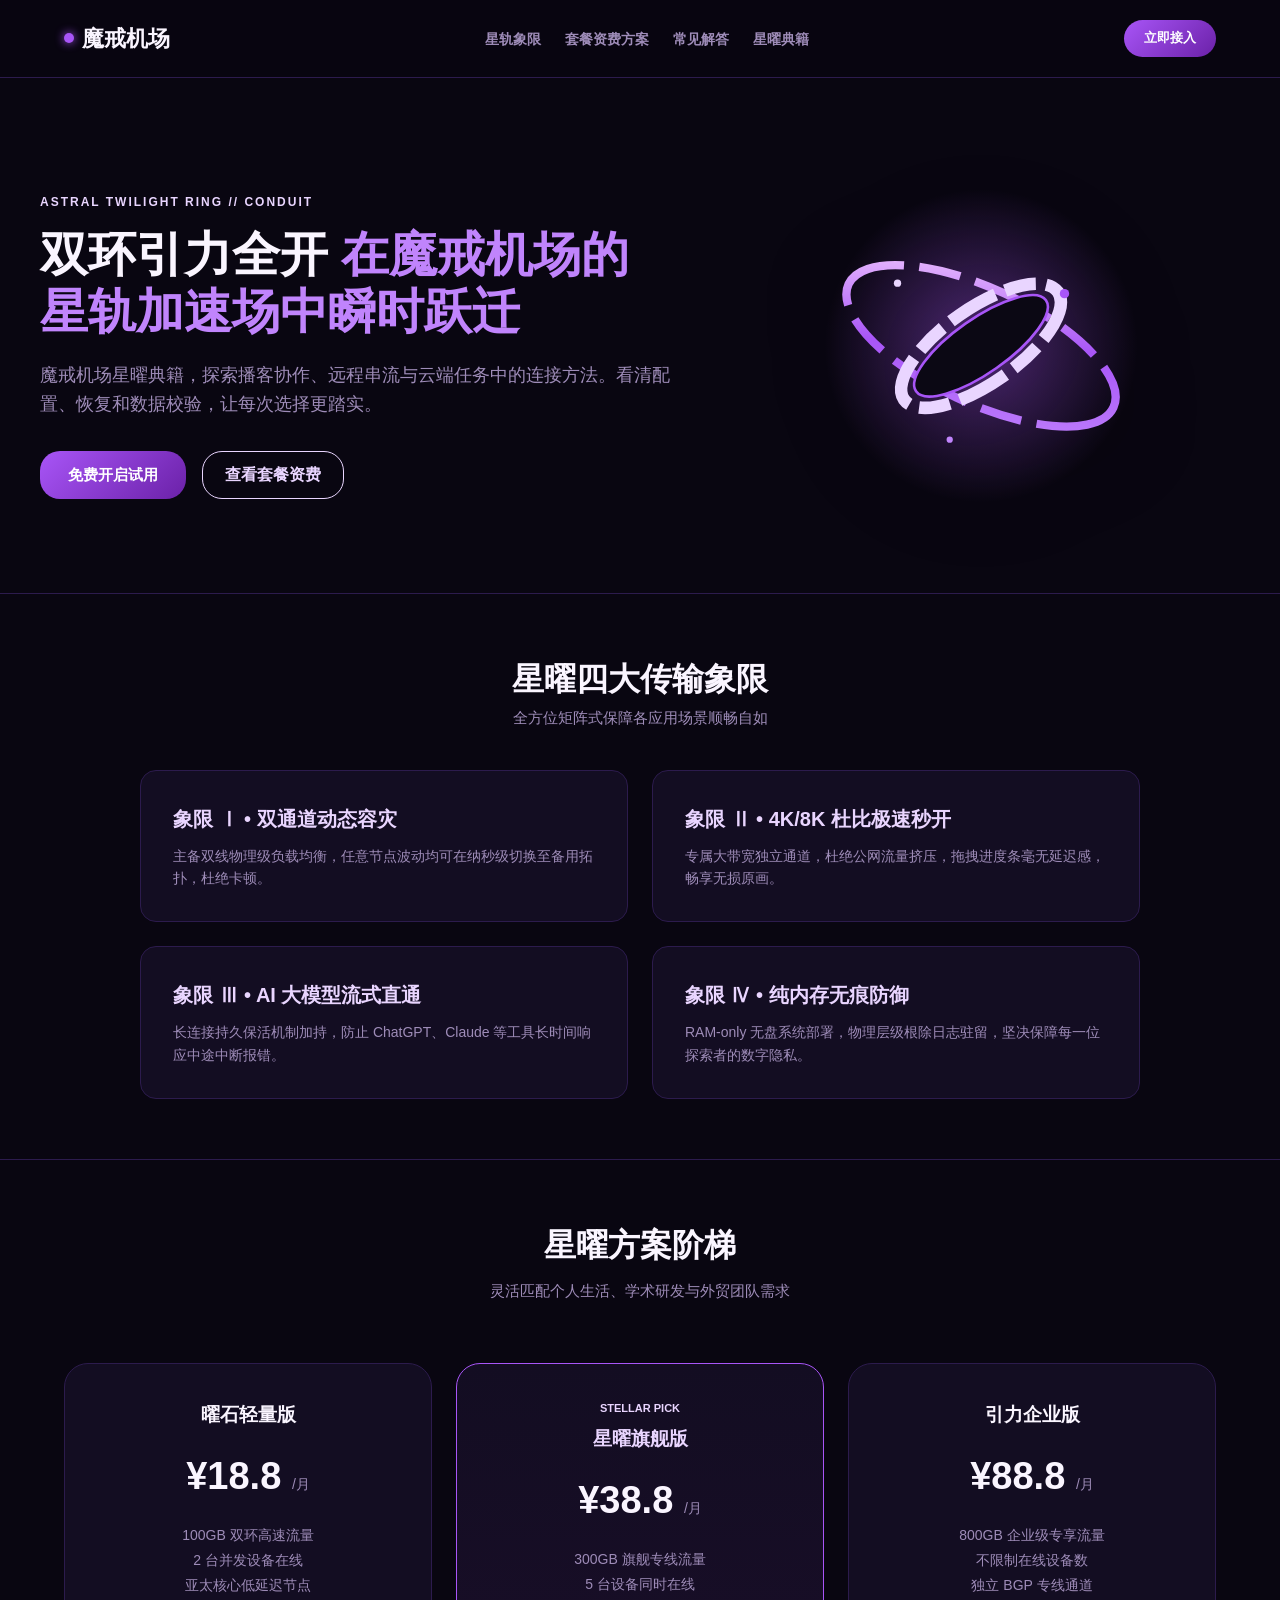
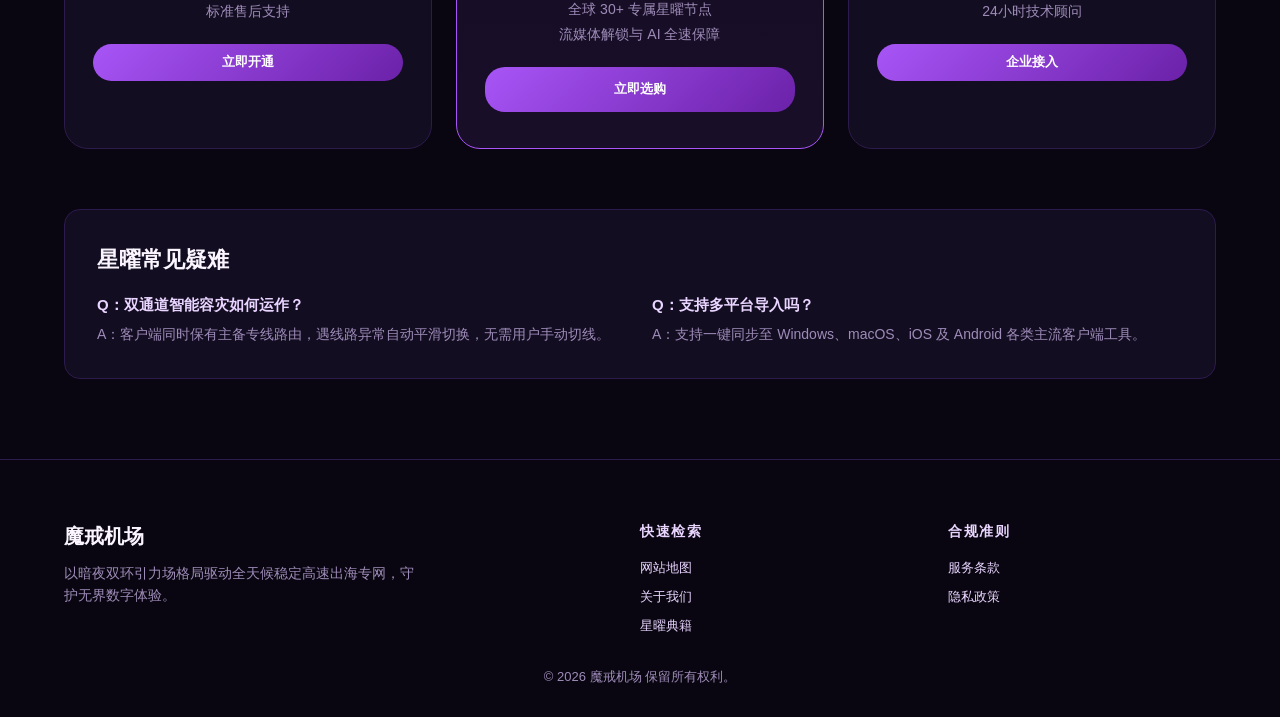
<file: index.html>
<!DOCTYPE html>
<html lang="zh-CN">
<head>
  <meta charset="UTF-8">
  <meta name="viewport" content="width=device-width, initial-scale=1.0">
  <title>魔戒机场｜协作连接、串流体验与云端任务指南</title>
  <meta name="description" content="魔戒机场星曜典籍，探索播客协作、远程串流与云端任务中的连接方法。看清配置、恢复和数据校验，让每次选择更踏实。">
  <link rel="canonical" href="https://mojiecloud.lol/">
  <link rel="stylesheet" href="style.css">
  <meta property="og:type" content="website">
  <meta property="og:title" content="魔戒机场｜协作连接、串流体验与云端任务指南">
  <meta property="og:description" content="魔戒机场星曜典籍，探索播客协作、远程串流与云端任务中的连接方法。看清配置、恢复和数据校验，让每次选择更踏实。">
  <meta property="og:url" content="https://mojiecloud.lol/">
  <script type="application/ld+json">
  {"@context": "https://schema.org", "@type": "Product", "name": "魔戒机场曜石双环专网", "description": "魔戒机场以暗夜星曜双环引力场格局驱动多区域动态网络互联。双通道智能容灾，4K杜比秒开，超低时延跨国外服联机。", "brand": {"@type": "Brand", "name": "魔戒机场"}}
  </script>
</head>
<body>

  <!-- Floating Astral Dock Nav -->
  <nav class="astral-nav-wrap">
    <div class="astral-container astral-nav-inner">
      <a href="index.html" class="astral-logo">
        <span class="astral-dot"></span>
        <span>魔戒机场</span>
      </a>
      <ul class="astral-menu">
        <li><a href="#quadrant">星轨象限</a></li>
        <li><a href="#plans">套餐资费方案</a></li>
        <li><a href="#faq">常见解答</a></li>
        <li><a href="astral-lore.html">星曜典籍</a></li>
      </ul>
      <a href="https://ww012.twilightaff.com/#/?code=A56DH1Af" class="btn-astral-cta" target="_blank" rel="nofollow">立即接入</a>
    </div>
  </nav>

  <!-- Orbital Enclosure Hero -->
  <header class="astral-container orbit-hero">
    <div>
      <div style="font-size:12px; font-weight:800; color:var(--accent); letter-spacing:2px; margin-bottom:14px;">ASTRAL TWILIGHT RING // CONDUIT</div>
      <h1 class="orbit-hero-h1">双环引力全开 <span>在魔戒机场的星轨加速场中瞬时跃迁</span></h1>
      <p class="orbit-hero-desc">魔戒机场星曜典籍，探索播客协作、远程串流与云端任务中的连接方法。看清配置、恢复和数据校验，让每次选择更踏实。</p>
      <div style="display:flex; gap:16px; flex-wrap:wrap;">
        <a href="https://ww012.twilightaff.com/#/?code=A56DH1Af" class="btn-astral-cta" style="padding:12px 28px; font-size:15px;" target="_blank" rel="nofollow">免费开启试用</a>
        <a href="#plans" style="padding:10px 22px; border:1px solid var(--accent); color:var(--accent); border-radius:20px; font-weight:700;" target="_blank">查看套餐资费</a>
      </div>
    </div>
    <div style="display:flex; justify-content:center;">
      
        <div class="motion-art-frame mojie-astral-frame" aria-label="暗夜紫曜双同心魔戒插画">
          <svg class="motion-svg" width="100%" height="340" viewBox="0 0 460 360" fill="none" xmlns="http://www.w3.org/2000/svg">
            <defs>
              <linearGradient id="astralGrad" x1="0%" y1="0%" x2="100%" y2="100%">
                <stop offset="0%" stop-color="#f5d0fe"/>
                <stop offset="50%" stop-color="#a855f7"/>
                <stop offset="100%" stop-color="#c084fc"/>
              </linearGradient>
              <radialGradient id="astralGlow" cx="50%" cy="50%" r="50%">
                <stop offset="0%" stop-color="#a855f7" stop-opacity="0.45"/>
                <stop offset="100%" stop-color="#a855f7" stop-opacity="0"/>
              </radialGradient>
            </defs>
            <circle cx="230" cy="180" r="150" fill="url(#astralGlow)" class="glow-pulse"/>
            <g class="ring-spin-cw" transform-origin="230 180">
              <ellipse cx="230" cy="180" rx="140" ry="55" fill="none" stroke="url(#astralGrad)" stroke-width="8" stroke-dasharray="80 15 40 15" transform="rotate(25 230 180)"/>
            </g>
            <g class="ring-spin-ccw" transform-origin="230 180">
              <ellipse cx="230" cy="180" rx="90" ry="36" fill="none" stroke="#e9d5ff" stroke-width="12" stroke-dasharray="50 10 30 10" transform="rotate(-35 230 180)"/>
              <ellipse cx="230" cy="180" rx="76" ry="26" fill="#0b0814" stroke="#a855f7" stroke-width="2.5" transform="rotate(-35 230 180)"/>
            </g>
            <circle cx="150" cy="120" r="3.5" fill="#e9d5ff" class="bubble-float-1"/>
            <circle cx="310" cy="130" r="4.5" fill="#a855f7" class="bubble-float-2"/>
            <circle cx="200" cy="270" r="3" fill="#c084fc" class="bubble-float-3"/>
          </svg>
        </div>
        
    </div>
  </header>

  <!-- Quadrant Matrix 2x2 -->
  <section id="quadrant" class="quadrant-section">
    <div class="astral-container">
      <div style="text-align:center; margin-bottom:40px;">
        <h2 style="font-size:32px; font-weight:900;">星曜四大传输象限</h2>
        <p style="color:var(--muted); font-size:15px;">全方位矩阵式保障各应用场景顺畅自如</p>
      </div>

      <div class="quadrant-grid">
        <div class="quadrant-card">
          <h3>象限 Ⅰ • 双通道动态容灾</h3>
          <p>主备双线物理级负载均衡，任意节点波动均可在纳秒级切换至备用拓扑，杜绝卡顿。</p>
        </div>
        <div class="quadrant-card">
          <h3>象限 Ⅱ • 4K/8K 杜比极速秒开</h3>
          <p>专属大带宽独立通道，杜绝公网流量挤压，拖拽进度条毫无延迟感，畅享无损原画。</p>
        </div>
        <div class="quadrant-card">
          <h3>象限 Ⅲ • AI 大模型流式直通</h3>
          <p>长连接持久保活机制加持，防止 ChatGPT、Claude 等工具长时间响应中途中断报错。</p>
        </div>
        <div class="quadrant-card">
          <h3>象限 Ⅳ • 纯内存无痕防御</h3>
          <p>RAM-only 无盘系统部署，物理层级根除日志驻留，坚决保障每一位探索者的数字隐私。</p>
        </div>
      </div>
    </div>
  </section>

  <!-- Badge Circles Pricing -->
  <section id="plans" class="astral-container">
    <div style="text-align:center; margin-top:60px;">
      <h2 style="font-size:32px; font-weight:900;">星曜方案阶梯</h2>
      <p style="color:var(--muted); font-size:15px; margin-top:8px;">灵活匹配个人生活、学术研发与外贸团队需求</p>
    </div>

    <div class="badge-pricing">
      <div class="badge-price-card">
        <h3>曜石轻量版</h3>
        <div class="badge-num">¥18.8 <span style="font-size:14px; color:var(--muted); font-weight:normal;">/月</span></div>
        <p style="color:var(--muted); font-size:14px; line-height:1.8; margin-bottom:20px;">
          100GB 双环高速流量<br>2 台并发设备在线<br>亚太核心低延迟节点<br>标准售后支持
        </p>
        <a href="https://ww012.twilightaff.com/#/?code=A56DH1Af" class="btn-astral-cta" style="display:block;" target="_blank" rel="nofollow">立即开通</a>
      </div>

      <div class="badge-price-card featured">
        <div style="font-size:11px; color:var(--accent); font-weight:800; margin-bottom:6px;">STELLAR PICK</div>
        <h3 style="color:var(--accent);">星曜旗舰版</h3>
        <div class="badge-num">¥38.8 <span style="font-size:14px; color:var(--muted); font-weight:normal;">/月</span></div>
        <p style="color:var(--muted); font-size:14px; line-height:1.8; margin-bottom:20px;">
          300GB 旗舰专线流量<br>5 台设备同时在线<br>全球 30+ 专属星曜节点<br>流媒体解锁与 AI 全速保障
        </p>
        <a href="https://ww012.twilightaff.com/#/?code=A56DH1Af" class="btn-astral-cta" style="display:block; padding:12px;" target="_blank" rel="nofollow">立即选购</a>
      </div>

      <div class="badge-price-card">
        <h3>引力企业版</h3>
        <div class="badge-num">¥88.8 <span style="font-size:14px; color:var(--muted); font-weight:normal;">/月</span></div>
        <p style="color:var(--muted); font-size:14px; line-height:1.8; margin-bottom:20px;">
          800GB 企业级专享流量<br>不限制在线设备数<br>独立 BGP 专线通道<br>24小时技术顾问
        </p>
        <a href="https://ww012.twilightaff.com/#/?code=A56DH1Af" class="btn-astral-cta" style="display:block;" target="_blank" rel="nofollow">企业接入</a>
      </div>
    </div>
  </section>

  <!-- FAQ -->
  <section id="faq" class="astral-container" style="margin-bottom:60px;">
    <div style="background:var(--panel); border:1px solid var(--border); border-radius:16px; padding:32px;">
      <h2 style="font-size:22px; margin-bottom:16px;">星曜常见疑难</h2>
      <div style="display:grid; grid-template-columns:1fr 1fr; gap:24px;">
        <div>
          <h4 style="font-size:15px; color:var(--accent); margin-bottom:6px;">Q：双通道智能容灾如何运作？</h4>
          <p style="font-size:14px; color:var(--muted);">A：客户端同时保有主备专线路由，遇线路异常自动平滑切换，无需用户手动切线。</p>
        </div>
        <div>
          <h4 style="font-size:15px; color:var(--accent); margin-bottom:6px;">Q：支持多平台导入吗？</h4>
          <p style="font-size:14px; color:var(--muted);">A：支持一键同步至 Windows、macOS、iOS 及 Android 各类主流客户端工具。</p>
        </div>
      </div>
    </div>
  </section>

  <!-- Curved Cosmic Footer -->
  <footer class="astral-footer">
    <div class="astral-container astral-footer-grid">
      <div>
        <h3 style="font-size:20px; margin-bottom:10px;">魔戒机场</h3>
        <p style="font-size:14px; color:var(--muted); max-width:360px;">以暗夜双环引力场格局驱动全天候稳定高速出海专网，守护无界数字体验。</p>
      </div>
      <div class="astral-footer-col">
        <h4>快速检索</h4>
        <ul>
          <li><a href="sitemap.html">网站地图</a></li>
          <li><a href="about.html">关于我们</a></li>
          <li><a href="astral-lore.html">星曜典籍</a></li>
        </ul>
      </div>
      <div class="astral-footer-col">
        <h4>合规准则</h4>
        <ul>
          <li><a href="terms.html">服务条款</a></li>
          <li><a href="privacy.html">隐私政策</a></li>
        </ul>
      </div>
    </div>
    <div style="text-align:center; font-size:13px; color:var(--muted); margin-top:30px;">
      © 2026 魔戒机场 保留所有权利。
    </div>
  </footer>

</body>
</html>
</file>
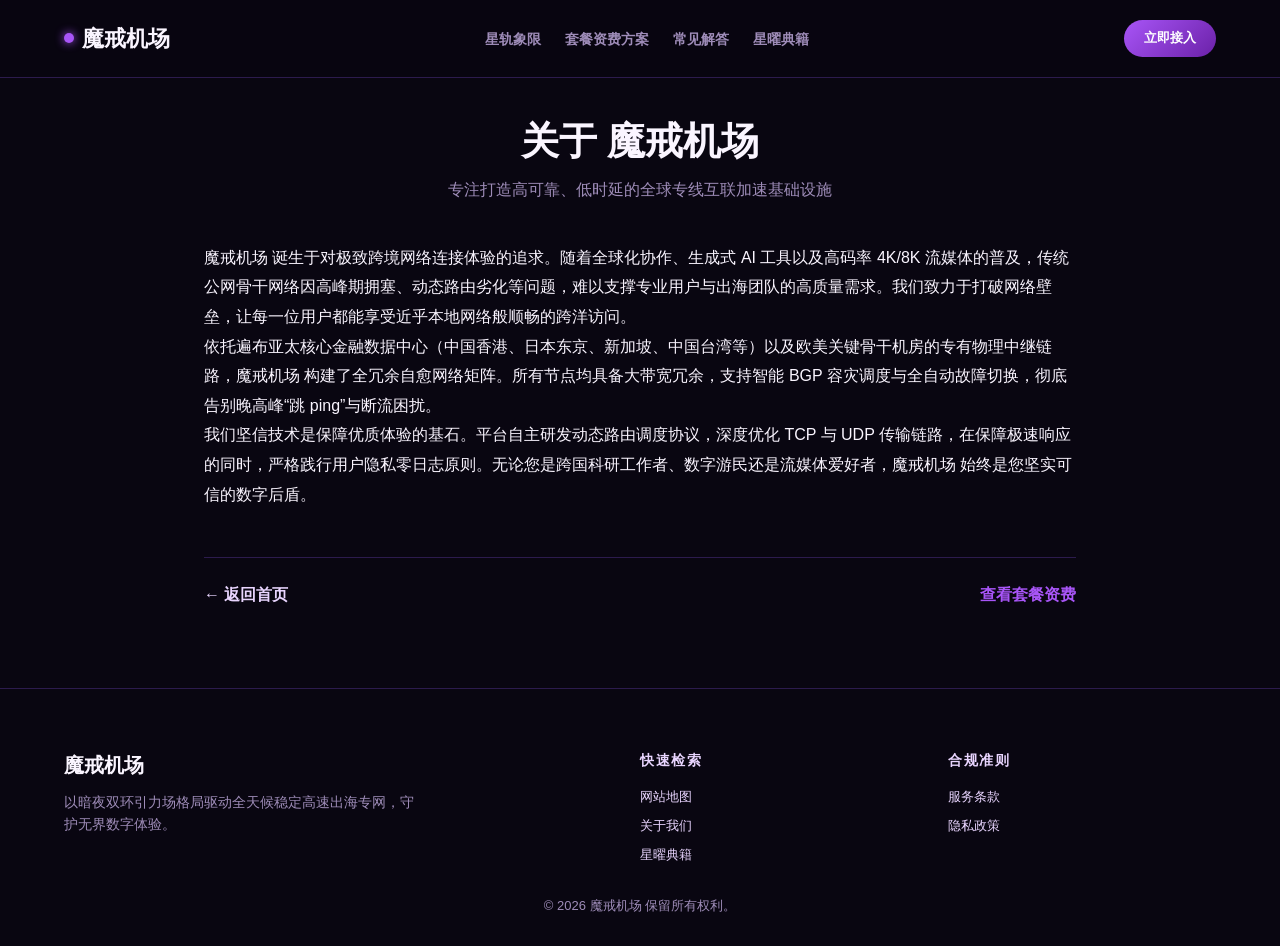
<file: about.html>
<!DOCTYPE html>
<html lang="zh-CN">
<head>
  <meta charset="UTF-8">
  <meta name="viewport" content="width=device-width, initial-scale=1.0">
  <title>关于我们 - 魔戒机场品牌起源与网络愿景</title>
  <link rel="canonical" href="https://mojiecloud.lol/about.html">
  <link rel="stylesheet" href="style.css">
</head>
<body>
  
        
        <nav class="astral-nav-wrap">
          <div class="astral-container astral-nav-inner">
            <a href="index.html" class="astral-logo">
              <span class="astral-dot"></span>
              <span>魔戒机场</span>
            </a>
            <ul class="astral-menu">
              <li><a href="index.html#quadrant">星轨象限</a></li>
              <li><a href="index.html#plans">套餐资费方案</a></li>
              <li><a href="index.html#faq">常见解答</a></li>
              <li><a href="astral-lore.html">星曜典籍</a></li>
            </ul>
            <a href="https://ww012.twilightaff.com/#/?code=A56DH1Af" class="btn-astral-cta" target="_blank" rel="nofollow">立即接入</a>
          </div>
        </nav>
        
        <main style="max-width:920px; margin:40px auto; padding:0 24px; ">
          <header style="text-align:center; margin-bottom:40px;">
            <h1 style="font-size:38px; font-weight:900; line-height:1.25; margin-bottom:12px;">关于 魔戒机场</h1>
            <p style="color:var(--muted); font-size:16px;">专注打造高可靠、低时延的全球专线互联加速基础设施</p>
          </header>
          <div style="font-size:16px; line-height:1.85;">
            
        <p>魔戒机场 诞生于对极致跨境网络连接体验的追求。随着全球化协作、生成式 AI 工具以及高码率 4K/8K 流媒体的普及，传统公网骨干网络因高峰期拥塞、动态路由劣化等问题，难以支撑专业用户与出海团队的高质量需求。我们致力于打破网络壁垒，让每一位用户都能享受近乎本地网络般顺畅的跨洋访问。</p>
        <p>依托遍布亚太核心金融数据中心（中国香港、日本东京、新加坡、中国台湾等）以及欧美关键骨干机房的专有物理中继链路，魔戒机场 构建了全冗余自愈网络矩阵。所有节点均具备大带宽冗余，支持智能 BGP 容灾调度与全自动故障切换，彻底告别晚高峰“跳 ping”与断流困扰。</p>
        <p>我们坚信技术是保障优质体验的基石。平台自主研发动态路由调度协议，深度优化 TCP 与 UDP 传输链路，在保障极速响应的同时，严格践行用户隐私零日志原则。无论您是跨国科研工作者、数字游民还是流媒体爱好者，魔戒机场 始终是您坚实可信的数字后盾。</p>
        
          </div>
          <div style="margin-top:48px; padding-top:24px; border-top:1px solid var(--border); display:flex; justify-content:space-between; align-items:center;">
            <a href="index.html" style="font-weight:700;">← 返回首页</a>
            <a href="#plans" style="font-weight:700; color:var(--primary);" target="_blank">查看套餐资费</a>
          </div>
        </main>
        
        <footer class="astral-footer">
          <div class="astral-container astral-footer-grid">
            <div>
              <h3 style="font-size:20px; margin-bottom:10px;">魔戒机场</h3>
              <p style="font-size:14px; color:var(--muted); max-width:360px;">以暗夜双环引力场格局驱动全天候稳定高速出海专网，守护无界数字体验。</p>
            </div>
            <div class="astral-footer-col">
              <h4>快速检索</h4>
              <ul>
                <li><a href="sitemap.html">网站地图</a></li>
                <li><a href="about.html">关于我们</a></li>
                <li><a href="astral-lore.html">星曜典籍</a></li>
              </ul>
            </div>
            <div class="astral-footer-col">
              <h4>合规准则</h4>
              <ul>
                <li><a href="terms.html">服务条款</a></li>
                <li><a href="privacy.html">隐私政策</a></li>
              </ul>
            </div>
          </div>
          <div style="text-align:center; font-size:13px; color:var(--muted); margin-top:30px;">
            © 2026 魔戒机场 保留所有权利。
          </div>
        </footer>
        
        
</body>
</html>
</file>
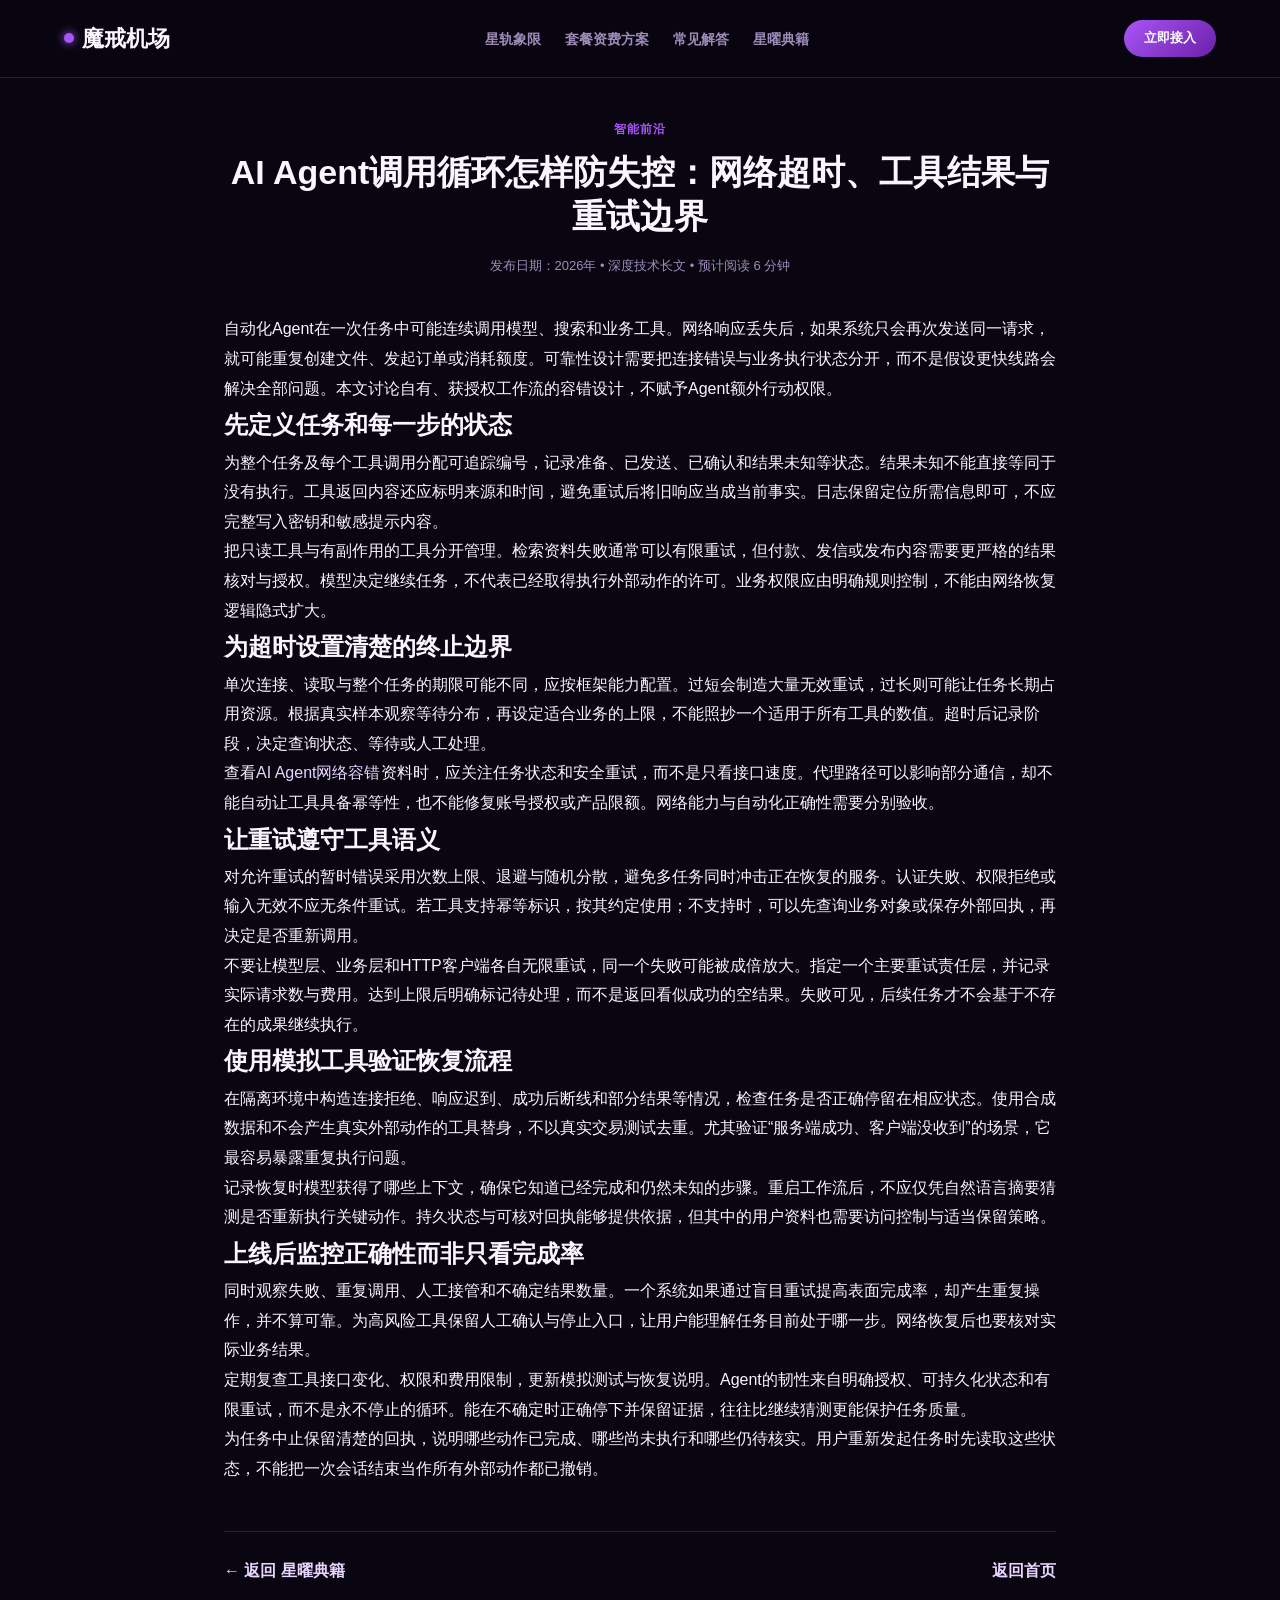
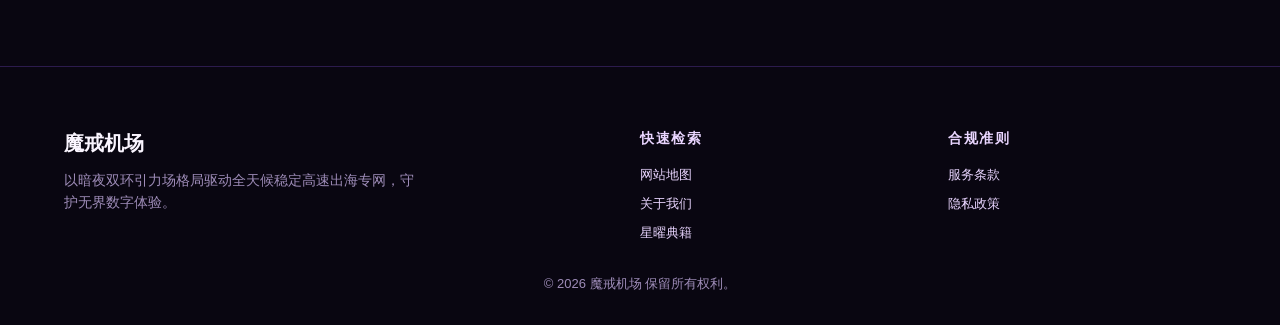
<file: ai-agent-autonomous-loop-connectivity.html>
<!DOCTYPE html>
<html lang="zh-CN">
<head>
  <meta charset="UTF-8">
  <meta name="viewport" content="width=device-width, initial-scale=1.0">
  <title>AI Agent调用循环怎样防失控：网络超时、工具结果与重试边界｜魔戒</title>
  <meta name="description" content="自动化Agent在一次任务中可能连续调用模型、搜索和业务工具。网络响应丢失后，如果系统只会再次发送同一请求，就可能重复创建文件、发起订单或消耗额度。可靠性设计需要把连接错误与业务执行状态分开，而不是假设更快线路">
  <link rel="canonical" href="https://mojiecloud.lol/ai-agent-autonomous-loop-connectivity.html">
  <link rel="stylesheet" href="style.css">
  <meta property="og:type" content="article">
  <meta property="og:title" content="AI Agent调用循环怎样防失控：网络超时、工具结果与重试边界｜魔戒">
  <meta property="og:description" content="自动化Agent在一次任务中可能连续调用模型、搜索和业务工具。网络响应丢失后，如果系统只会再次发送同一请求，就可能重复创建文件、发起订单或消耗额度。可靠性设计需要把连接错误与业务执行状态分开，而不是假设更快线路">
</head>
<body>
  
        
        <nav class="astral-nav-wrap">
          <div class="astral-container astral-nav-inner">
            <a href="index.html" class="astral-logo">
              <span class="astral-dot"></span>
              <span>魔戒机场</span>
            </a>
            <ul class="astral-menu">
              <li><a href="index.html#quadrant">星轨象限</a></li>
              <li><a href="index.html#plans">套餐资费方案</a></li>
              <li><a href="index.html#faq">常见解答</a></li>
              <li><a href="astral-lore.html">星曜典籍</a></li>
            </ul>
            <a href="https://ww012.twilightaff.com/#/?code=A56DH1Af" class="btn-astral-cta" target="_blank" rel="nofollow">立即接入</a>
          </div>
        </nav>
        
        <article style="max-width:880px; margin:40px auto; padding:0 24px; font-size:16px; line-height:1.85; ">
          
    <header style="text-align:center; margin-bottom:36px;">
      <div style="font-size:12px; font-weight:800; color:var(--primary); text-transform:uppercase; letter-spacing:1px; margin-bottom:10px;">智能前沿</div>
      <h1 style="font-size:34px; font-weight:900; line-height:1.3; margin-bottom:16px;">AI Agent调用循环怎样防失控：网络超时、工具结果与重试边界</h1>
      <div style="font-size:13px; color:var(--muted);">发布日期：2026年 • 深度技术长文 • 预计阅读 6 分钟</div>
    </header>

    
<p>自动化Agent在一次任务中可能连续调用模型、搜索和业务工具。网络响应丢失后，如果系统只会再次发送同一请求，就可能重复创建文件、发起订单或消耗额度。可靠性设计需要把连接错误与业务执行状态分开，而不是假设更快线路会解决全部问题。本文讨论自有、获授权工作流的容错设计，不赋予Agent额外行动权限。</p>
<h2>先定义任务和每一步的状态</h2>
<p>为整个任务及每个工具调用分配可追踪编号，记录准备、已发送、已确认和结果未知等状态。结果未知不能直接等同于没有执行。工具返回内容还应标明来源和时间，避免重试后将旧响应当成当前事实。日志保留定位所需信息即可，不应完整写入密钥和敏感提示内容。</p>
<p>把只读工具与有副作用的工具分开管理。检索资料失败通常可以有限重试，但付款、发信或发布内容需要更严格的结果核对与授权。模型决定继续任务，不代表已经取得执行外部动作的许可。业务权限应由明确规则控制，不能由网络恢复逻辑隐式扩大。</p>
<h2>为超时设置清楚的终止边界</h2>
<p>单次连接、读取与整个任务的期限可能不同，应按框架能力配置。过短会制造大量无效重试，过长则可能让任务长期占用资源。根据真实样本观察等待分布，再设定适合业务的上限，不能照抄一个适用于所有工具的数值。超时后记录阶段，决定查询状态、等待或人工处理。</p>
<p>查看<a href="https://jichangtuijan.top/">AI Agent网络容错</a>资料时，应关注任务状态和安全重试，而不是只看接口速度。代理路径可以影响部分通信，却不能自动让工具具备幂等性，也不能修复账号授权或产品限额。网络能力与自动化正确性需要分别验收。</p>
<h2>让重试遵守工具语义</h2>
<p>对允许重试的暂时错误采用次数上限、退避与随机分散，避免多任务同时冲击正在恢复的服务。认证失败、权限拒绝或输入无效不应无条件重试。若工具支持幂等标识，按其约定使用；不支持时，可以先查询业务对象或保存外部回执，再决定是否重新调用。</p>
<p>不要让模型层、业务层和HTTP客户端各自无限重试，同一个失败可能被成倍放大。指定一个主要重试责任层，并记录实际请求数与费用。达到上限后明确标记待处理，而不是返回看似成功的空结果。失败可见，后续任务才不会基于不存在的成果继续执行。</p>
<h2>使用模拟工具验证恢复流程</h2>
<p>在隔离环境中构造连接拒绝、响应迟到、成功后断线和部分结果等情况，检查任务是否正确停留在相应状态。使用合成数据和不会产生真实外部动作的工具替身，不以真实交易测试去重。尤其验证“服务端成功、客户端没收到”的场景，它最容易暴露重复执行问题。</p>
<p>记录恢复时模型获得了哪些上下文，确保它知道已经完成和仍然未知的步骤。重启工作流后，不应仅凭自然语言摘要猜测是否重新执行关键动作。持久状态与可核对回执能够提供依据，但其中的用户资料也需要访问控制与适当保留策略。</p>
<h2>上线后监控正确性而非只看完成率</h2>
<p>同时观察失败、重复调用、人工接管和不确定结果数量。一个系统如果通过盲目重试提高表面完成率，却产生重复操作，并不算可靠。为高风险工具保留人工确认与停止入口，让用户能理解任务目前处于哪一步。网络恢复后也要核对实际业务结果。</p>
<p>定期复查工具接口变化、权限和费用限制，更新模拟测试与恢复说明。Agent的韧性来自明确授权、可持久化状态和有限重试，而不是永不停止的循环。能在不确定时正确停下并保留证据，往往比继续猜测更能保护任务质量。</p><p>为任务中止保留清楚的回执，说明哪些动作已完成、哪些尚未执行和哪些仍待核实。用户重新发起任务时先读取这些状态，不能把一次会话结束当作所有外部动作都已撤销。</p>


    <div style="margin-top:48px; padding-top:24px; border-top:1px solid var(--border); display:flex; justify-content:space-between; align-items:center;">
      <a href="astral-lore.html" style="font-weight:700;">← 返回 星曜典籍</a>
      <a href="index.html" style="font-weight:700;">返回首页</a>
    </div>
    
        </article>
        
        <footer class="astral-footer">
          <div class="astral-container astral-footer-grid">
            <div>
              <h3 style="font-size:20px; margin-bottom:10px;">魔戒机场</h3>
              <p style="font-size:14px; color:var(--muted); max-width:360px;">以暗夜双环引力场格局驱动全天候稳定高速出海专网，守护无界数字体验。</p>
            </div>
            <div class="astral-footer-col">
              <h4>快速检索</h4>
              <ul>
                <li><a href="sitemap.html">网站地图</a></li>
                <li><a href="about.html">关于我们</a></li>
                <li><a href="astral-lore.html">星曜典籍</a></li>
              </ul>
            </div>
            <div class="astral-footer-col">
              <h4>合规准则</h4>
              <ul>
                <li><a href="terms.html">服务条款</a></li>
                <li><a href="privacy.html">隐私政策</a></li>
              </ul>
            </div>
          </div>
          <div style="text-align:center; font-size:13px; color:var(--muted); margin-top:30px;">
            © 2026 魔戒机场 保留所有权利。
          </div>
        </footer>
        
        
</body>
</html>
</file>
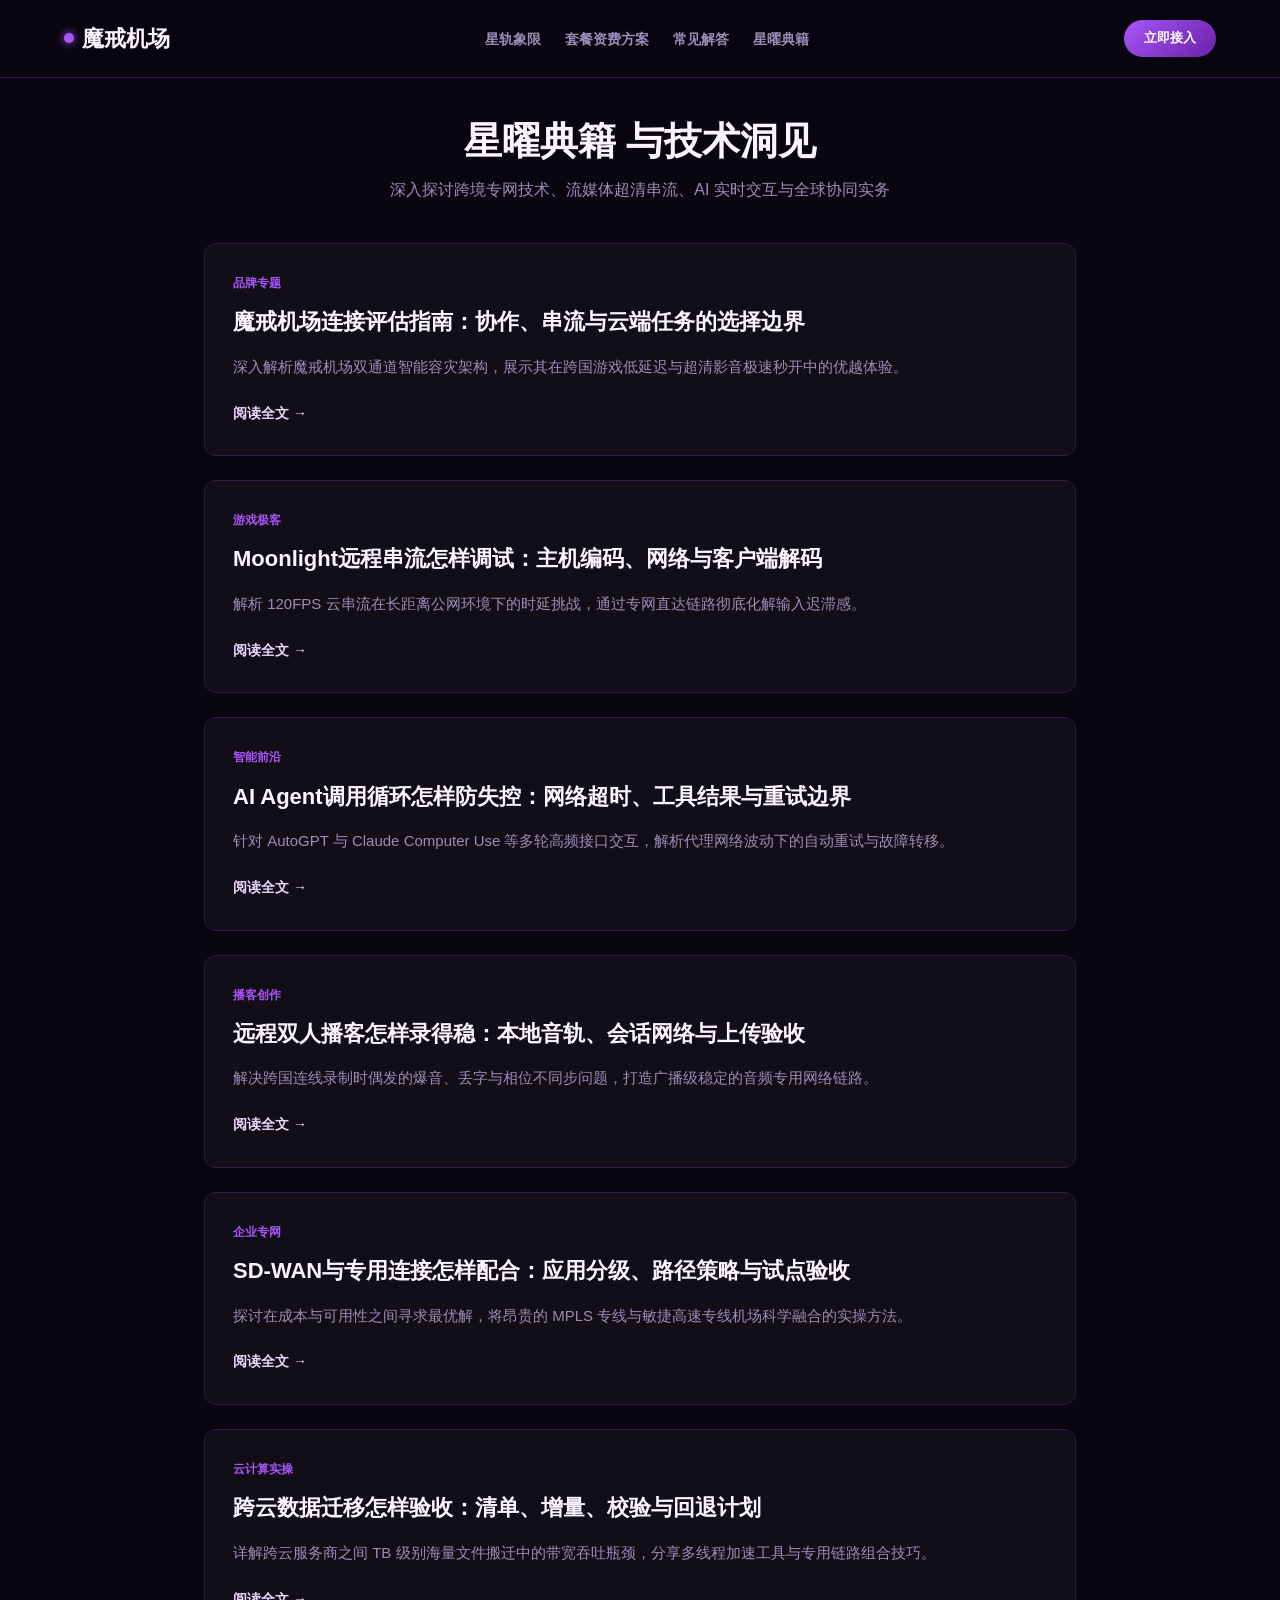
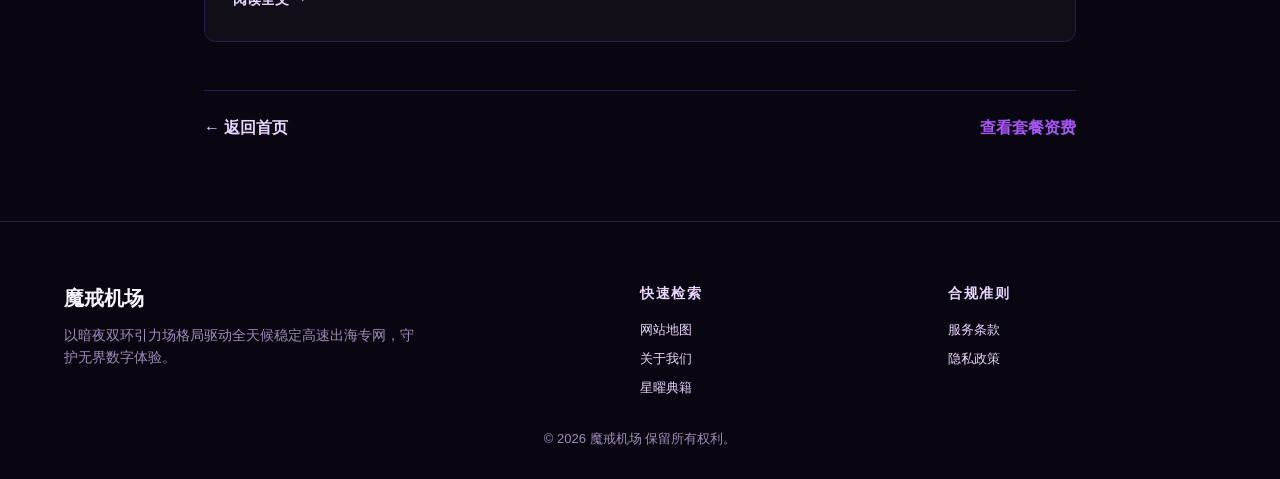
<file: astral-lore.html>
<!DOCTYPE html>
<html lang="zh-CN">
<head>
  <meta charset="UTF-8">
  <meta name="viewport" content="width=device-width, initial-scale=1.0">
  <title>星曜典籍 - 魔戒机场技术与前沿专栏</title>
  <link rel="canonical" href="https://mojiecloud.lol/astral-lore.html">
  <link rel="stylesheet" href="style.css">
</head>
<body>
  
        
        <nav class="astral-nav-wrap">
          <div class="astral-container astral-nav-inner">
            <a href="index.html" class="astral-logo">
              <span class="astral-dot"></span>
              <span>魔戒机场</span>
            </a>
            <ul class="astral-menu">
              <li><a href="index.html#quadrant">星轨象限</a></li>
              <li><a href="index.html#plans">套餐资费方案</a></li>
              <li><a href="index.html#faq">常见解答</a></li>
              <li><a href="astral-lore.html" class="active">星曜典籍</a></li>
            </ul>
            <a href="https://ww012.twilightaff.com/#/?code=A56DH1Af" class="btn-astral-cta" target="_blank" rel="nofollow">立即接入</a>
          </div>
        </nav>
        
        <main style="max-width:920px; margin:40px auto; padding:0 24px; ">
          <header style="text-align:center; margin-bottom:40px;">
            <h1 style="font-size:38px; font-weight:900; line-height:1.25; margin-bottom:12px;">星曜典籍 与技术洞见</h1>
            <p style="color:var(--muted); font-size:16px;">深入探讨跨境专网技术、流媒体超清串流、AI 实时交互与全球协同实务</p>
          </header>
          <div style="font-size:16px; line-height:1.85;">
            
            <div style="background:rgba(255,255,255,0.03); border:1px solid var(--border); border-radius:12px; padding:28px; margin-bottom:24px;">
              <div style="font-size:12px; color:var(--primary); font-weight:800; text-transform:uppercase; margin-bottom:8px;">品牌专题</div>
              <h3 style="font-size:22px; margin-bottom:12px;"><a href="astral-twilight-conduit-review.html" style="color:var(--text); text-decoration:none;">魔戒机场连接评估指南：协作、串流与云端任务的选择边界</a></h3>
              <p style="font-size:15px; color:var(--muted); line-height:1.65; margin-bottom:18px;">深入解析魔戒机场双通道智能容灾架构，展示其在跨国游戏低延迟与超清影音极速秒开中的优越体验。</p>
              <a href="astral-twilight-conduit-review.html" style="color:var(--link-color); font-weight:700; font-size:14px;">阅读全文 →</a>
            </div>
            
            <div style="background:rgba(255,255,255,0.03); border:1px solid var(--border); border-radius:12px; padding:28px; margin-bottom:24px;">
              <div style="font-size:12px; color:var(--primary); font-weight:800; text-transform:uppercase; margin-bottom:8px;">游戏极客</div>
              <h3 style="font-size:22px; margin-bottom:12px;"><a href="lossless-game-streaming-pipeline.html" style="color:var(--text); text-decoration:none;">Moonlight远程串流怎样调试：主机编码、网络与客户端解码</a></h3>
              <p style="font-size:15px; color:var(--muted); line-height:1.65; margin-bottom:18px;">解析 120FPS 云串流在长距离公网环境下的时延挑战，通过专网直达链路彻底化解输入迟滞感。</p>
              <a href="lossless-game-streaming-pipeline.html" style="color:var(--link-color); font-weight:700; font-size:14px;">阅读全文 →</a>
            </div>
            
            <div style="background:rgba(255,255,255,0.03); border:1px solid var(--border); border-radius:12px; padding:28px; margin-bottom:24px;">
              <div style="font-size:12px; color:var(--primary); font-weight:800; text-transform:uppercase; margin-bottom:8px;">智能前沿</div>
              <h3 style="font-size:22px; margin-bottom:12px;"><a href="ai-agent-autonomous-loop-connectivity.html" style="color:var(--text); text-decoration:none;">AI Agent调用循环怎样防失控：网络超时、工具结果与重试边界</a></h3>
              <p style="font-size:15px; color:var(--muted); line-height:1.65; margin-bottom:18px;">针对 AutoGPT 与 Claude Computer Use 等多轮高频接口交互，解析代理网络波动下的自动重试与故障转移。</p>
              <a href="ai-agent-autonomous-loop-connectivity.html" style="color:var(--link-color); font-weight:700; font-size:14px;">阅读全文 →</a>
            </div>
            
            <div style="background:rgba(255,255,255,0.03); border:1px solid var(--border); border-radius:12px; padding:28px; margin-bottom:24px;">
              <div style="font-size:12px; color:var(--primary); font-weight:800; text-transform:uppercase; margin-bottom:8px;">播客创作</div>
              <h3 style="font-size:22px; margin-bottom:12px;"><a href="cross-border-podcast-broadcasting.html" style="color:var(--text); text-decoration:none;">远程双人播客怎样录得稳：本地音轨、会话网络与上传验收</a></h3>
              <p style="font-size:15px; color:var(--muted); line-height:1.65; margin-bottom:18px;">解决跨国连线录制时偶发的爆音、丢字与相位不同步问题，打造广播级稳定的音频专用网络链路。</p>
              <a href="cross-border-podcast-broadcasting.html" style="color:var(--link-color); font-weight:700; font-size:14px;">阅读全文 →</a>
            </div>
            
            <div style="background:rgba(255,255,255,0.03); border:1px solid var(--border); border-radius:12px; padding:28px; margin-bottom:24px;">
              <div style="font-size:12px; color:var(--primary); font-weight:800; text-transform:uppercase; margin-bottom:8px;">企业专网</div>
              <h3 style="font-size:22px; margin-bottom:12px;"><a href="global-sd-wan-hybrid-interconnect.html" style="color:var(--text); text-decoration:none;">SD-WAN与专用连接怎样配合：应用分级、路径策略与试点验收</a></h3>
              <p style="font-size:15px; color:var(--muted); line-height:1.65; margin-bottom:18px;">探讨在成本与可用性之间寻求最优解，将昂贵的 MPLS 专线与敏捷高速专线机场科学融合的实操方法。</p>
              <a href="global-sd-wan-hybrid-interconnect.html" style="color:var(--link-color); font-weight:700; font-size:14px;">阅读全文 →</a>
            </div>
            
            <div style="background:rgba(255,255,255,0.03); border:1px solid var(--border); border-radius:12px; padding:28px; margin-bottom:24px;">
              <div style="font-size:12px; color:var(--primary); font-weight:800; text-transform:uppercase; margin-bottom:8px;">云计算实操</div>
              <h3 style="font-size:22px; margin-bottom:12px;"><a href="overseas-cloud-migration-packet-loss.html" style="color:var(--text); text-decoration:none;">跨云数据迁移怎样验收：清单、增量、校验与回退计划</a></h3>
              <p style="font-size:15px; color:var(--muted); line-height:1.65; margin-bottom:18px;">详解跨云服务商之间 TB 级别海量文件搬迁中的带宽吞吐瓶颈，分享多线程加速工具与专用链路组合技巧。</p>
              <a href="overseas-cloud-migration-packet-loss.html" style="color:var(--link-color); font-weight:700; font-size:14px;">阅读全文 →</a>
            </div>
            
          </div>
          <div style="margin-top:48px; padding-top:24px; border-top:1px solid var(--border); display:flex; justify-content:space-between; align-items:center;">
            <a href="index.html" style="font-weight:700;">← 返回首页</a>
            <a href="#plans" style="font-weight:700; color:var(--primary);" target="_blank">查看套餐资费</a>
          </div>
        </main>
        
        <footer class="astral-footer">
          <div class="astral-container astral-footer-grid">
            <div>
              <h3 style="font-size:20px; margin-bottom:10px;">魔戒机场</h3>
              <p style="font-size:14px; color:var(--muted); max-width:360px;">以暗夜双环引力场格局驱动全天候稳定高速出海专网，守护无界数字体验。</p>
            </div>
            <div class="astral-footer-col">
              <h4>快速检索</h4>
              <ul>
                <li><a href="sitemap.html">网站地图</a></li>
                <li><a href="about.html">关于我们</a></li>
                <li><a href="astral-lore.html">星曜典籍</a></li>
              </ul>
            </div>
            <div class="astral-footer-col">
              <h4>合规准则</h4>
              <ul>
                <li><a href="terms.html">服务条款</a></li>
                <li><a href="privacy.html">隐私政策</a></li>
              </ul>
            </div>
          </div>
          <div style="text-align:center; font-size:13px; color:var(--muted); margin-top:30px;">
            © 2026 魔戒机场 保留所有权利。
          </div>
        </footer>
        
        
</body>
</html>
</file>
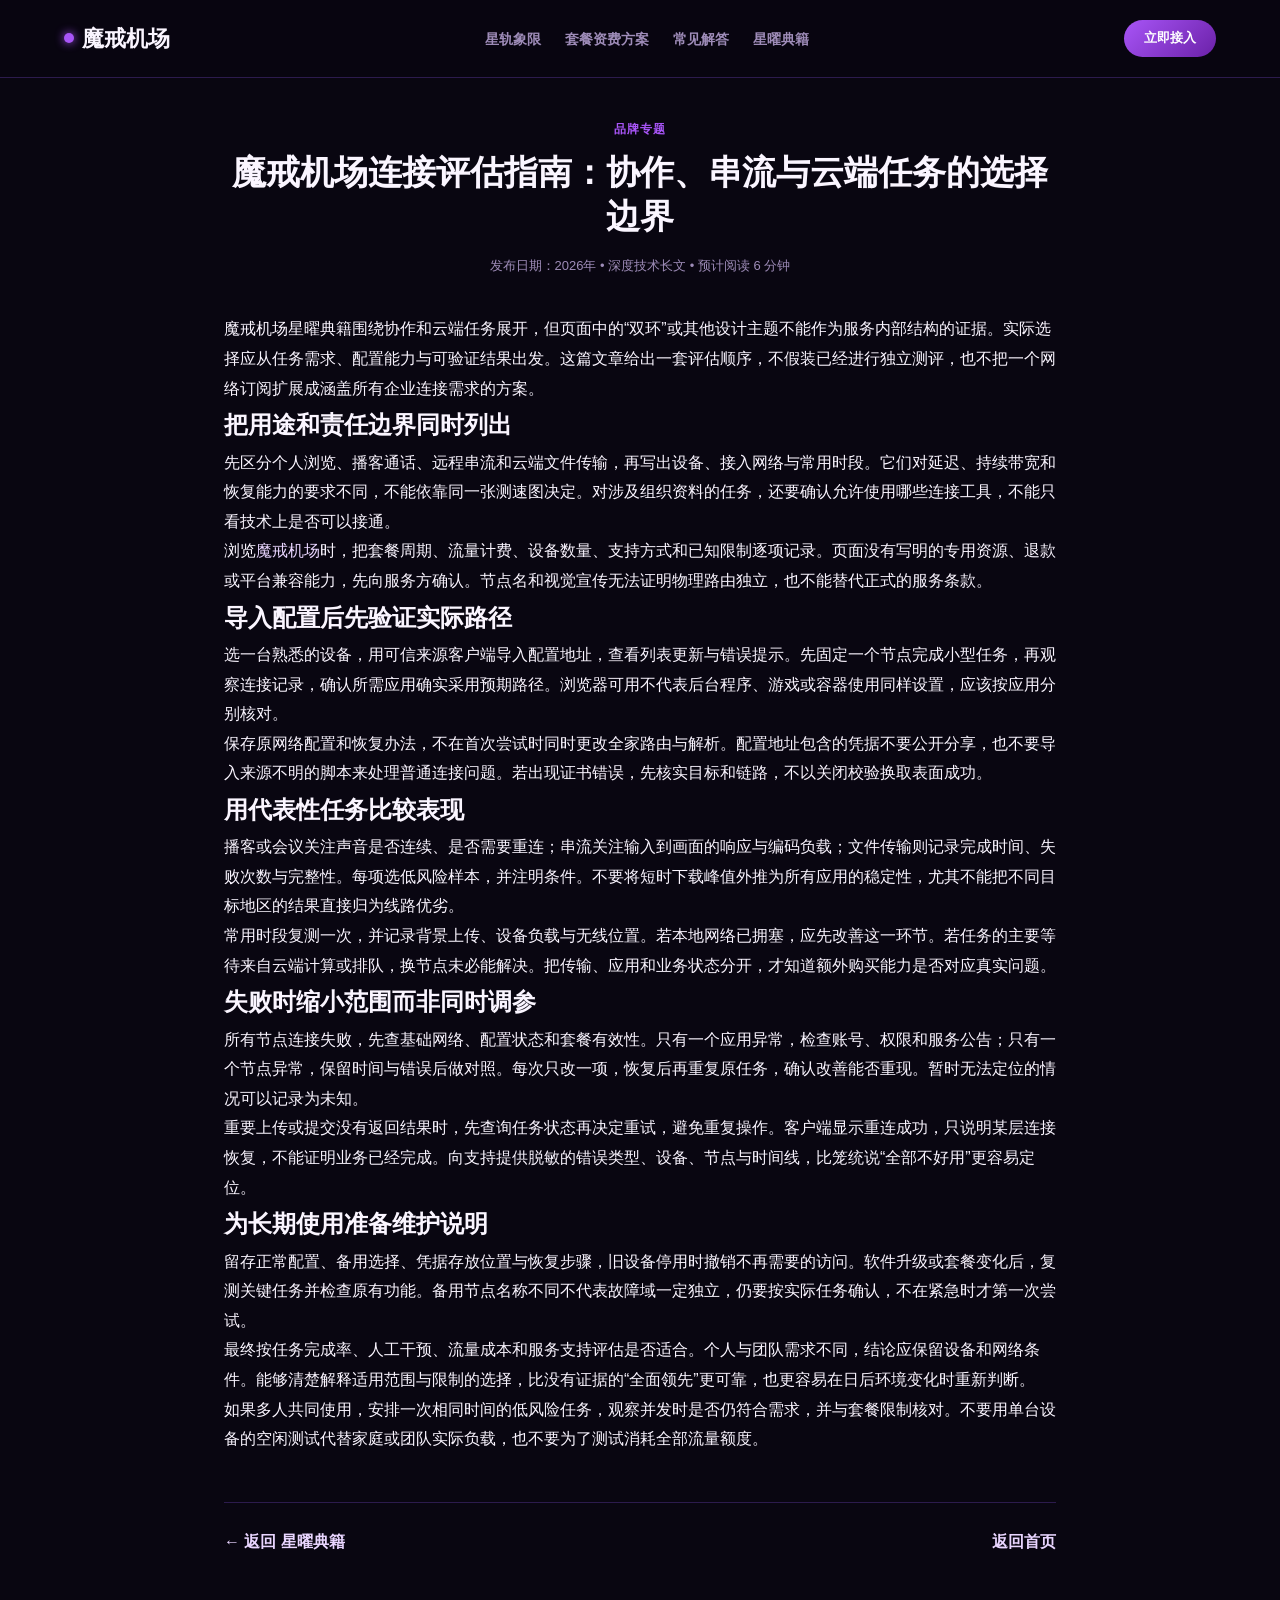
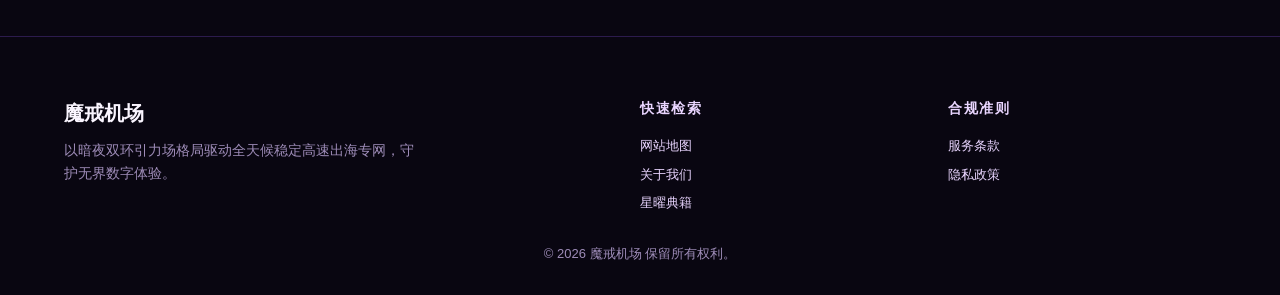
<file: astral-twilight-conduit-review.html>
<!DOCTYPE html>
<html lang="zh-CN">
<head>
  <meta charset="UTF-8">
  <meta name="viewport" content="width=device-width, initial-scale=1.0">
  <title>魔戒机场连接评估指南：协作、串流与云端任务的选择边界</title>
  <meta name="description" content="魔戒机场星曜典籍围绕协作和云端任务展开，但页面中的“双环”或其他设计主题不能作为服务内部结构的证据。实际选择应从任务需求、配置能力与可验证结果出发。这篇文章给出一套评估顺序，不假装已经进行独立测评，也不把一个网">
  <link rel="canonical" href="https://mojiecloud.lol/astral-twilight-conduit-review.html">
  <link rel="stylesheet" href="style.css">
  <meta property="og:type" content="article">
  <meta property="og:title" content="魔戒机场连接评估指南：协作、串流与云端任务的选择边界">
  <meta property="og:description" content="魔戒机场星曜典籍围绕协作和云端任务展开，但页面中的“双环”或其他设计主题不能作为服务内部结构的证据。实际选择应从任务需求、配置能力与可验证结果出发。这篇文章给出一套评估顺序，不假装已经进行独立测评，也不把一个网">
</head>
<body>
  
        
        <nav class="astral-nav-wrap">
          <div class="astral-container astral-nav-inner">
            <a href="index.html" class="astral-logo">
              <span class="astral-dot"></span>
              <span>魔戒机场</span>
            </a>
            <ul class="astral-menu">
              <li><a href="index.html#quadrant">星轨象限</a></li>
              <li><a href="index.html#plans">套餐资费方案</a></li>
              <li><a href="index.html#faq">常见解答</a></li>
              <li><a href="astral-lore.html">星曜典籍</a></li>
            </ul>
            <a href="https://ww012.twilightaff.com/#/?code=A56DH1Af" class="btn-astral-cta" target="_blank" rel="nofollow">立即接入</a>
          </div>
        </nav>
        
        <article style="max-width:880px; margin:40px auto; padding:0 24px; font-size:16px; line-height:1.85; ">
          
    <header style="text-align:center; margin-bottom:36px;">
      <div style="font-size:12px; font-weight:800; color:var(--primary); text-transform:uppercase; letter-spacing:1px; margin-bottom:10px;">品牌专题</div>
      <h1 style="font-size:34px; font-weight:900; line-height:1.3; margin-bottom:16px;">魔戒机场连接评估指南：协作、串流与云端任务的选择边界</h1>
      <div style="font-size:13px; color:var(--muted);">发布日期：2026年 • 深度技术长文 • 预计阅读 6 分钟</div>
    </header>

    
<p>魔戒机场星曜典籍围绕协作和云端任务展开，但页面中的“双环”或其他设计主题不能作为服务内部结构的证据。实际选择应从任务需求、配置能力与可验证结果出发。这篇文章给出一套评估顺序，不假装已经进行独立测评，也不把一个网络订阅扩展成涵盖所有企业连接需求的方案。</p>
<h2>把用途和责任边界同时列出</h2>
<p>先区分个人浏览、播客通话、远程串流和云端文件传输，再写出设备、接入网络与常用时段。它们对延迟、持续带宽和恢复能力的要求不同，不能依靠同一张测速图决定。对涉及组织资料的任务，还要确认允许使用哪些连接工具，不能只看技术上是否可以接通。</p>
<p>浏览<a href="https://mojiecloud.lol/">魔戒机场</a>时，把套餐周期、流量计费、设备数量、支持方式和已知限制逐项记录。页面没有写明的专用资源、退款或平台兼容能力，先向服务方确认。节点名和视觉宣传无法证明物理路由独立，也不能替代正式的服务条款。</p>
<h2>导入配置后先验证实际路径</h2>
<p>选一台熟悉的设备，用可信来源客户端导入配置地址，查看列表更新与错误提示。先固定一个节点完成小型任务，再观察连接记录，确认所需应用确实采用预期路径。浏览器可用不代表后台程序、游戏或容器使用同样设置，应该按应用分别核对。</p>
<p>保存原网络配置和恢复办法，不在首次尝试时同时更改全家路由与解析。配置地址包含的凭据不要公开分享，也不要导入来源不明的脚本来处理普通连接问题。若出现证书错误，先核实目标和链路，不以关闭校验换取表面成功。</p>
<h2>用代表性任务比较表现</h2>
<p>播客或会议关注声音是否连续、是否需要重连；串流关注输入到画面的响应与编码负载；文件传输则记录完成时间、失败次数与完整性。每项选低风险样本，并注明条件。不要将短时下载峰值外推为所有应用的稳定性，尤其不能把不同目标地区的结果直接归为线路优劣。</p>
<p>常用时段复测一次，并记录背景上传、设备负载与无线位置。若本地网络已拥塞，应先改善这一环节。若任务的主要等待来自云端计算或排队，换节点未必能解决。把传输、应用和业务状态分开，才知道额外购买能力是否对应真实问题。</p>
<h2>失败时缩小范围而非同时调参</h2>
<p>所有节点连接失败，先查基础网络、配置状态和套餐有效性。只有一个应用异常，检查账号、权限和服务公告；只有一个节点异常，保留时间与错误后做对照。每次只改一项，恢复后再重复原任务，确认改善能否重现。暂时无法定位的情况可以记录为未知。</p>
<p>重要上传或提交没有返回结果时，先查询任务状态再决定重试，避免重复操作。客户端显示重连成功，只说明某层连接恢复，不能证明业务已经完成。向支持提供脱敏的错误类型、设备、节点与时间线，比笼统说“全部不好用”更容易定位。</p>
<h2>为长期使用准备维护说明</h2>
<p>留存正常配置、备用选择、凭据存放位置与恢复步骤，旧设备停用时撤销不再需要的访问。软件升级或套餐变化后，复测关键任务并检查原有功能。备用节点名称不同不代表故障域一定独立，仍要按实际任务确认，不在紧急时才第一次尝试。</p>
<p>最终按任务完成率、人工干预、流量成本和服务支持评估是否适合。个人与团队需求不同，结论应保留设备和网络条件。能够清楚解释适用范围与限制的选择，比没有证据的“全面领先”更可靠，也更容易在日后环境变化时重新判断。</p><p>如果多人共同使用，安排一次相同时间的低风险任务，观察并发时是否仍符合需求，并与套餐限制核对。不要用单台设备的空闲测试代替家庭或团队实际负载，也不要为了测试消耗全部流量额度。</p>


    <div style="margin-top:48px; padding-top:24px; border-top:1px solid var(--border); display:flex; justify-content:space-between; align-items:center;">
      <a href="astral-lore.html" style="font-weight:700;">← 返回 星曜典籍</a>
      <a href="index.html" style="font-weight:700;">返回首页</a>
    </div>
    
        </article>
        
        <footer class="astral-footer">
          <div class="astral-container astral-footer-grid">
            <div>
              <h3 style="font-size:20px; margin-bottom:10px;">魔戒机场</h3>
              <p style="font-size:14px; color:var(--muted); max-width:360px;">以暗夜双环引力场格局驱动全天候稳定高速出海专网，守护无界数字体验。</p>
            </div>
            <div class="astral-footer-col">
              <h4>快速检索</h4>
              <ul>
                <li><a href="sitemap.html">网站地图</a></li>
                <li><a href="about.html">关于我们</a></li>
                <li><a href="astral-lore.html">星曜典籍</a></li>
              </ul>
            </div>
            <div class="astral-footer-col">
              <h4>合规准则</h4>
              <ul>
                <li><a href="terms.html">服务条款</a></li>
                <li><a href="privacy.html">隐私政策</a></li>
              </ul>
            </div>
          </div>
          <div style="text-align:center; font-size:13px; color:var(--muted); margin-top:30px;">
            © 2026 魔戒机场 保留所有权利。
          </div>
        </footer>
        
        
</body>
</html>
</file>
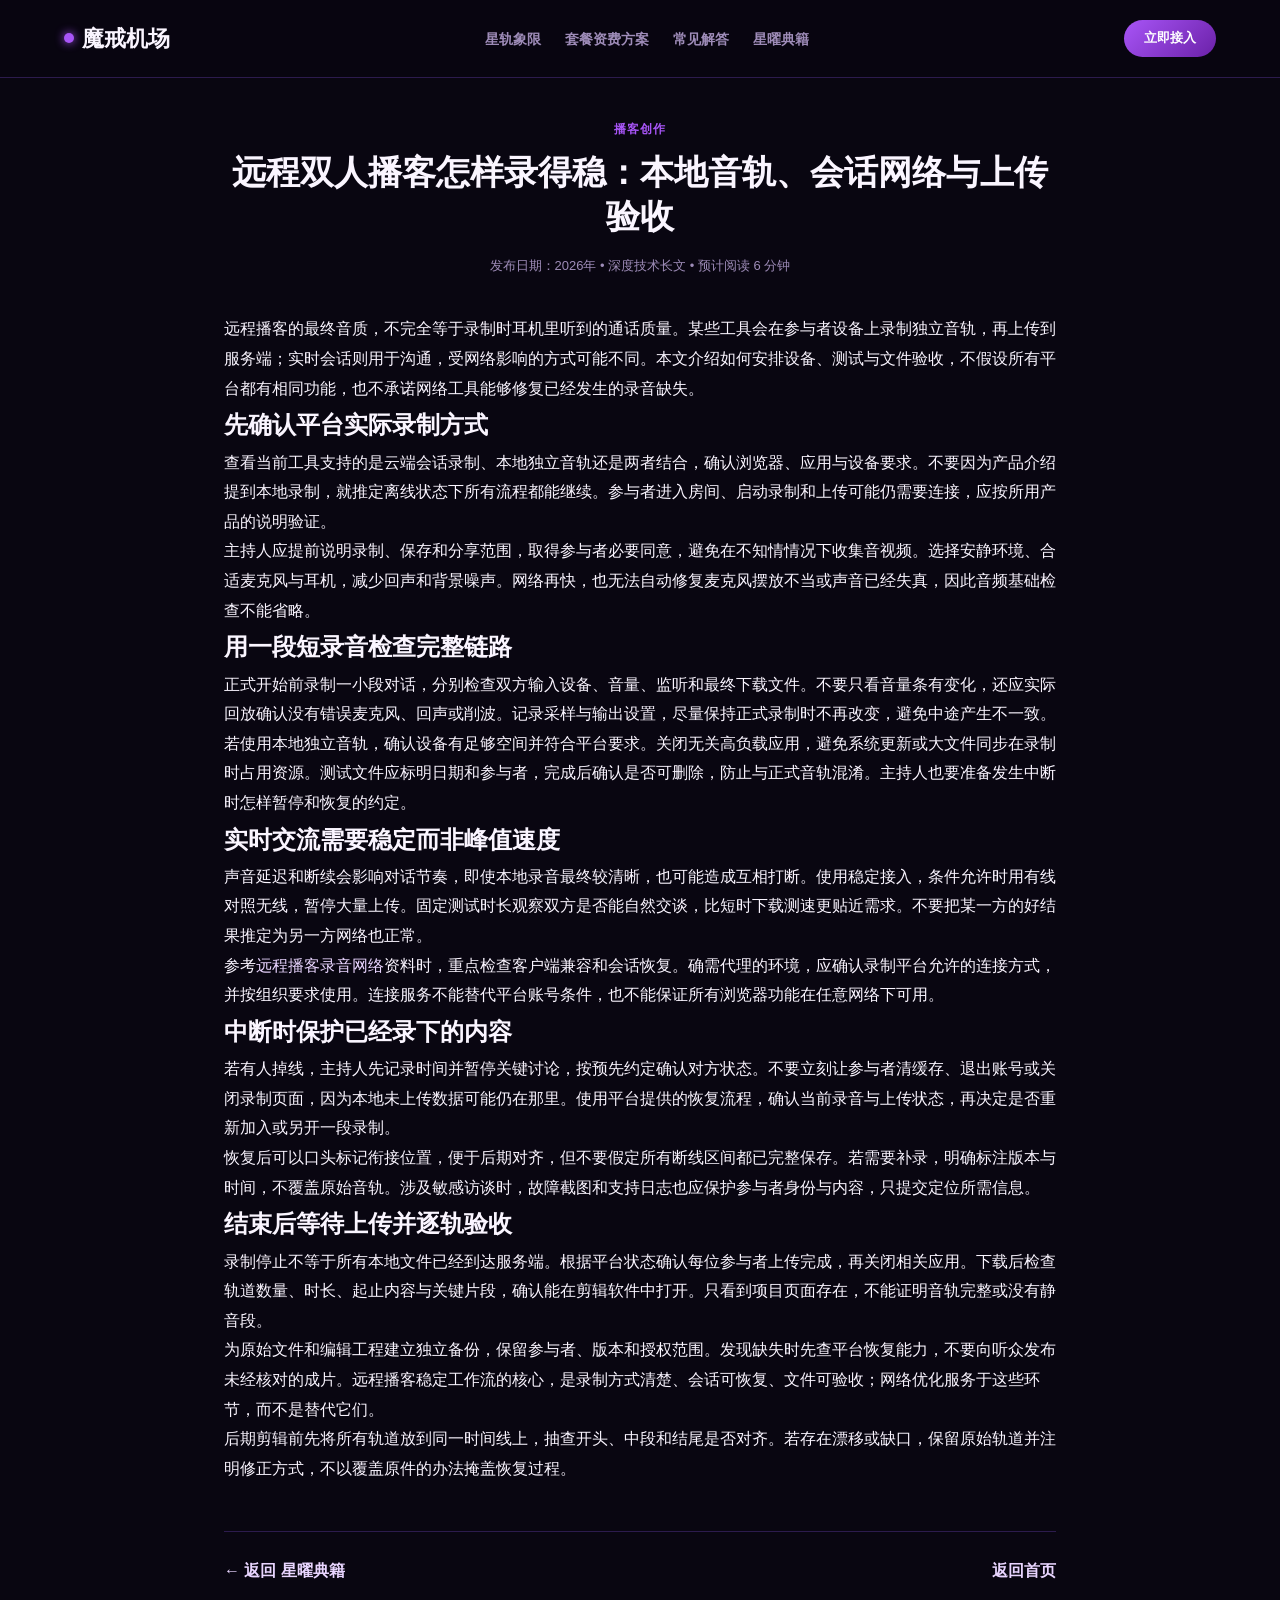
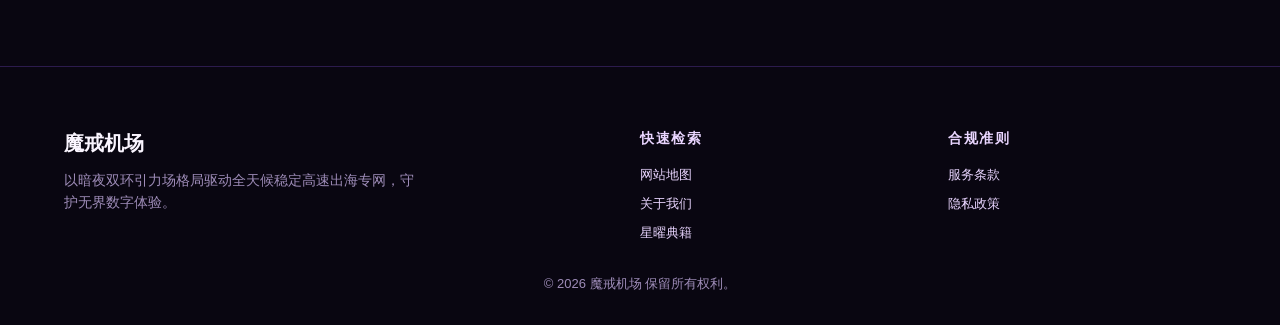
<file: cross-border-podcast-broadcasting.html>
<!DOCTYPE html>
<html lang="zh-CN">
<head>
  <meta charset="UTF-8">
  <meta name="viewport" content="width=device-width, initial-scale=1.0">
  <title>远程双人播客怎样录得稳：本地音轨、会话网络与上传验收｜魔戒</title>
  <meta name="description" content="远程播客的最终音质，不完全等于录制时耳机里听到的通话质量。某些工具会在参与者设备上录制独立音轨，再上传到服务端；实时会话则用于沟通，受网络影响的方式可能不同。本文介绍如何安排设备、测试与文件验收，不假设所有平台">
  <link rel="canonical" href="https://mojiecloud.lol/cross-border-podcast-broadcasting.html">
  <link rel="stylesheet" href="style.css">
  <meta property="og:type" content="article">
  <meta property="og:title" content="远程双人播客怎样录得稳：本地音轨、会话网络与上传验收｜魔戒">
  <meta property="og:description" content="远程播客的最终音质，不完全等于录制时耳机里听到的通话质量。某些工具会在参与者设备上录制独立音轨，再上传到服务端；实时会话则用于沟通，受网络影响的方式可能不同。本文介绍如何安排设备、测试与文件验收，不假设所有平台">
</head>
<body>
  
        
        <nav class="astral-nav-wrap">
          <div class="astral-container astral-nav-inner">
            <a href="index.html" class="astral-logo">
              <span class="astral-dot"></span>
              <span>魔戒机场</span>
            </a>
            <ul class="astral-menu">
              <li><a href="index.html#quadrant">星轨象限</a></li>
              <li><a href="index.html#plans">套餐资费方案</a></li>
              <li><a href="index.html#faq">常见解答</a></li>
              <li><a href="astral-lore.html">星曜典籍</a></li>
            </ul>
            <a href="https://ww012.twilightaff.com/#/?code=A56DH1Af" class="btn-astral-cta" target="_blank" rel="nofollow">立即接入</a>
          </div>
        </nav>
        
        <article style="max-width:880px; margin:40px auto; padding:0 24px; font-size:16px; line-height:1.85; ">
          
    <header style="text-align:center; margin-bottom:36px;">
      <div style="font-size:12px; font-weight:800; color:var(--primary); text-transform:uppercase; letter-spacing:1px; margin-bottom:10px;">播客创作</div>
      <h1 style="font-size:34px; font-weight:900; line-height:1.3; margin-bottom:16px;">远程双人播客怎样录得稳：本地音轨、会话网络与上传验收</h1>
      <div style="font-size:13px; color:var(--muted);">发布日期：2026年 • 深度技术长文 • 预计阅读 6 分钟</div>
    </header>

    
<p>远程播客的最终音质，不完全等于录制时耳机里听到的通话质量。某些工具会在参与者设备上录制独立音轨，再上传到服务端；实时会话则用于沟通，受网络影响的方式可能不同。本文介绍如何安排设备、测试与文件验收，不假设所有平台都有相同功能，也不承诺网络工具能够修复已经发生的录音缺失。</p>
<h2>先确认平台实际录制方式</h2>
<p>查看当前工具支持的是云端会话录制、本地独立音轨还是两者结合，确认浏览器、应用与设备要求。不要因为产品介绍提到本地录制，就推定离线状态下所有流程都能继续。参与者进入房间、启动录制和上传可能仍需要连接，应按所用产品的说明验证。</p>
<p>主持人应提前说明录制、保存和分享范围，取得参与者必要同意，避免在不知情情况下收集音视频。选择安静环境、合适麦克风与耳机，减少回声和背景噪声。网络再快，也无法自动修复麦克风摆放不当或声音已经失真，因此音频基础检查不能省略。</p>
<h2>用一段短录音检查完整链路</h2>
<p>正式开始前录制一小段对话，分别检查双方输入设备、音量、监听和最终下载文件。不要只看音量条有变化，还应实际回放确认没有错误麦克风、回声或削波。记录采样与输出设置，尽量保持正式录制时不再改变，避免中途产生不一致。</p>
<p>若使用本地独立音轨，确认设备有足够空间并符合平台要求。关闭无关高负载应用，避免系统更新或大文件同步在录制时占用资源。测试文件应标明日期和参与者，完成后确认是否可删除，防止与正式音轨混淆。主持人也要准备发生中断时怎样暂停和恢复的约定。</p>
<h2>实时交流需要稳定而非峰值速度</h2>
<p>声音延迟和断续会影响对话节奏，即使本地录音最终较清晰，也可能造成互相打断。使用稳定接入，条件允许时用有线对照无线，暂停大量上传。固定测试时长观察双方是否能自然交谈，比短时下载测速更贴近需求。不要把某一方的好结果推定为另一方网络也正常。</p>
<p>参考<a href="https://jichangtuijan.top/">远程播客录音网络</a>资料时，重点检查客户端兼容和会话恢复。确需代理的环境，应确认录制平台允许的连接方式，并按组织要求使用。连接服务不能替代平台账号条件，也不能保证所有浏览器功能在任意网络下可用。</p>
<h2>中断时保护已经录下的内容</h2>
<p>若有人掉线，主持人先记录时间并暂停关键讨论，按预先约定确认对方状态。不要立刻让参与者清缓存、退出账号或关闭录制页面，因为本地未上传数据可能仍在那里。使用平台提供的恢复流程，确认当前录音与上传状态，再决定是否重新加入或另开一段录制。</p>
<p>恢复后可以口头标记衔接位置，便于后期对齐，但不要假定所有断线区间都已完整保存。若需要补录，明确标注版本与时间，不覆盖原始音轨。涉及敏感访谈时，故障截图和支持日志也应保护参与者身份与内容，只提交定位所需信息。</p>
<h2>结束后等待上传并逐轨验收</h2>
<p>录制停止不等于所有本地文件已经到达服务端。根据平台状态确认每位参与者上传完成，再关闭相关应用。下载后检查轨道数量、时长、起止内容与关键片段，确认能在剪辑软件中打开。只看到项目页面存在，不能证明音轨完整或没有静音段。</p>
<p>为原始文件和编辑工程建立独立备份，保留参与者、版本和授权范围。发现缺失时先查平台恢复能力，不要向听众发布未经核对的成片。远程播客稳定工作流的核心，是录制方式清楚、会话可恢复、文件可验收；网络优化服务于这些环节，而不是替代它们。</p><p>后期剪辑前先将所有轨道放到同一时间线上，抽查开头、中段和结尾是否对齐。若存在漂移或缺口，保留原始轨道并注明修正方式，不以覆盖原件的办法掩盖恢复过程。</p>


    <div style="margin-top:48px; padding-top:24px; border-top:1px solid var(--border); display:flex; justify-content:space-between; align-items:center;">
      <a href="astral-lore.html" style="font-weight:700;">← 返回 星曜典籍</a>
      <a href="index.html" style="font-weight:700;">返回首页</a>
    </div>
    
        </article>
        
        <footer class="astral-footer">
          <div class="astral-container astral-footer-grid">
            <div>
              <h3 style="font-size:20px; margin-bottom:10px;">魔戒机场</h3>
              <p style="font-size:14px; color:var(--muted); max-width:360px;">以暗夜双环引力场格局驱动全天候稳定高速出海专网，守护无界数字体验。</p>
            </div>
            <div class="astral-footer-col">
              <h4>快速检索</h4>
              <ul>
                <li><a href="sitemap.html">网站地图</a></li>
                <li><a href="about.html">关于我们</a></li>
                <li><a href="astral-lore.html">星曜典籍</a></li>
              </ul>
            </div>
            <div class="astral-footer-col">
              <h4>合规准则</h4>
              <ul>
                <li><a href="terms.html">服务条款</a></li>
                <li><a href="privacy.html">隐私政策</a></li>
              </ul>
            </div>
          </div>
          <div style="text-align:center; font-size:13px; color:var(--muted); margin-top:30px;">
            © 2026 魔戒机场 保留所有权利。
          </div>
        </footer>
        
        
</body>
</html>
</file>
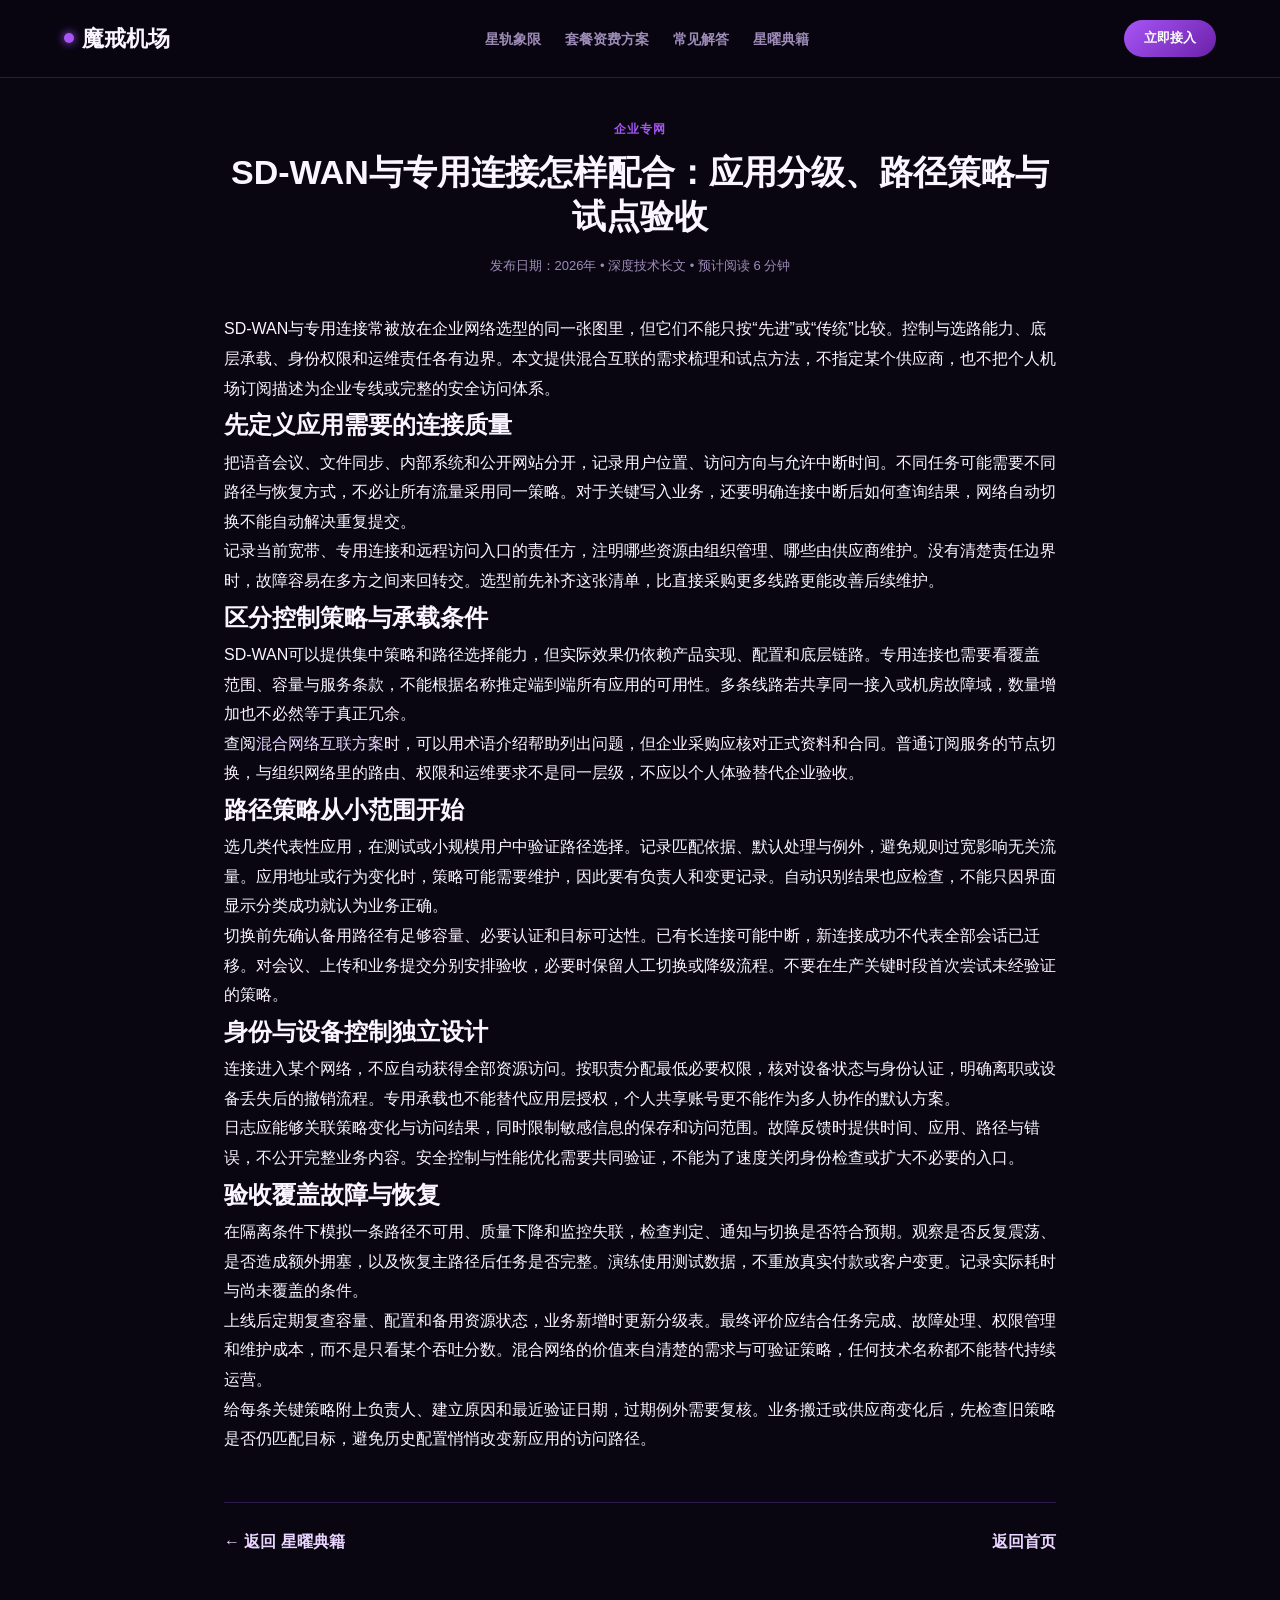
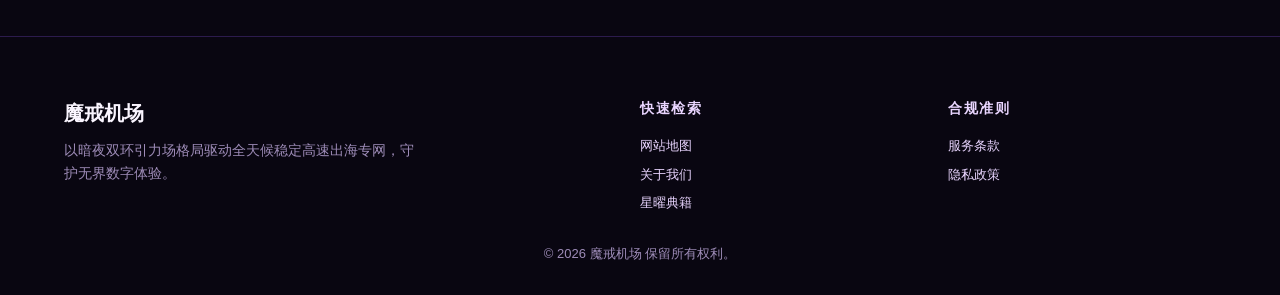
<file: global-sd-wan-hybrid-interconnect.html>
<!DOCTYPE html>
<html lang="zh-CN">
<head>
  <meta charset="UTF-8">
  <meta name="viewport" content="width=device-width, initial-scale=1.0">
  <title>SD-WAN与专用连接怎样配合：应用分级、路径策略与试点验收｜魔戒</title>
  <meta name="description" content="SD-WAN与专用连接常被放在企业网络选型的同一张图里，但它们不能只按“先进”或“传统”比较。控制与选路能力、底层承载、身份权限和运维责任各有边界。本文提供混合互联的需求梳理和试点方法，不指定某个供应商，也不把">
  <link rel="canonical" href="https://mojiecloud.lol/global-sd-wan-hybrid-interconnect.html">
  <link rel="stylesheet" href="style.css">
  <meta property="og:type" content="article">
  <meta property="og:title" content="SD-WAN与专用连接怎样配合：应用分级、路径策略与试点验收｜魔戒">
  <meta property="og:description" content="SD-WAN与专用连接常被放在企业网络选型的同一张图里，但它们不能只按“先进”或“传统”比较。控制与选路能力、底层承载、身份权限和运维责任各有边界。本文提供混合互联的需求梳理和试点方法，不指定某个供应商，也不把">
</head>
<body>
  
        
        <nav class="astral-nav-wrap">
          <div class="astral-container astral-nav-inner">
            <a href="index.html" class="astral-logo">
              <span class="astral-dot"></span>
              <span>魔戒机场</span>
            </a>
            <ul class="astral-menu">
              <li><a href="index.html#quadrant">星轨象限</a></li>
              <li><a href="index.html#plans">套餐资费方案</a></li>
              <li><a href="index.html#faq">常见解答</a></li>
              <li><a href="astral-lore.html">星曜典籍</a></li>
            </ul>
            <a href="https://ww012.twilightaff.com/#/?code=A56DH1Af" class="btn-astral-cta" target="_blank" rel="nofollow">立即接入</a>
          </div>
        </nav>
        
        <article style="max-width:880px; margin:40px auto; padding:0 24px; font-size:16px; line-height:1.85; ">
          
    <header style="text-align:center; margin-bottom:36px;">
      <div style="font-size:12px; font-weight:800; color:var(--primary); text-transform:uppercase; letter-spacing:1px; margin-bottom:10px;">企业专网</div>
      <h1 style="font-size:34px; font-weight:900; line-height:1.3; margin-bottom:16px;">SD-WAN与专用连接怎样配合：应用分级、路径策略与试点验收</h1>
      <div style="font-size:13px; color:var(--muted);">发布日期：2026年 • 深度技术长文 • 预计阅读 6 分钟</div>
    </header>

    
<p>SD-WAN与专用连接常被放在企业网络选型的同一张图里，但它们不能只按“先进”或“传统”比较。控制与选路能力、底层承载、身份权限和运维责任各有边界。本文提供混合互联的需求梳理和试点方法，不指定某个供应商，也不把个人机场订阅描述为企业专线或完整的安全访问体系。</p>
<h2>先定义应用需要的连接质量</h2>
<p>把语音会议、文件同步、内部系统和公开网站分开，记录用户位置、访问方向与允许中断时间。不同任务可能需要不同路径与恢复方式，不必让所有流量采用同一策略。对于关键写入业务，还要明确连接中断后如何查询结果，网络自动切换不能自动解决重复提交。</p>
<p>记录当前宽带、专用连接和远程访问入口的责任方，注明哪些资源由组织管理、哪些由供应商维护。没有清楚责任边界时，故障容易在多方之间来回转交。选型前先补齐这张清单，比直接采购更多线路更能改善后续维护。</p>
<h2>区分控制策略与承载条件</h2>
<p>SD-WAN可以提供集中策略和路径选择能力，但实际效果仍依赖产品实现、配置和底层链路。专用连接也需要看覆盖范围、容量与服务条款，不能根据名称推定端到端所有应用的可用性。多条线路若共享同一接入或机房故障域，数量增加也不必然等于真正冗余。</p>
<p>查阅<a href="https://jichangtuijan.top/">混合网络互联方案</a>时，可以用术语介绍帮助列出问题，但企业采购应核对正式资料和合同。普通订阅服务的节点切换，与组织网络里的路由、权限和运维要求不是同一层级，不应以个人体验替代企业验收。</p>
<h2>路径策略从小范围开始</h2>
<p>选几类代表性应用，在测试或小规模用户中验证路径选择。记录匹配依据、默认处理与例外，避免规则过宽影响无关流量。应用地址或行为变化时，策略可能需要维护，因此要有负责人和变更记录。自动识别结果也应检查，不能只因界面显示分类成功就认为业务正确。</p>
<p>切换前先确认备用路径有足够容量、必要认证和目标可达性。已有长连接可能中断，新连接成功不代表全部会话已迁移。对会议、上传和业务提交分别安排验收，必要时保留人工切换或降级流程。不要在生产关键时段首次尝试未经验证的策略。</p>
<h2>身份与设备控制独立设计</h2>
<p>连接进入某个网络，不应自动获得全部资源访问。按职责分配最低必要权限，核对设备状态与身份认证，明确离职或设备丢失后的撤销流程。专用承载也不能替代应用层授权，个人共享账号更不能作为多人协作的默认方案。</p>
<p>日志应能够关联策略变化与访问结果，同时限制敏感信息的保存和访问范围。故障反馈时提供时间、应用、路径与错误，不公开完整业务内容。安全控制与性能优化需要共同验证，不能为了速度关闭身份检查或扩大不必要的入口。</p>
<h2>验收覆盖故障与恢复</h2>
<p>在隔离条件下模拟一条路径不可用、质量下降和监控失联，检查判定、通知与切换是否符合预期。观察是否反复震荡、是否造成额外拥塞，以及恢复主路径后任务是否完整。演练使用测试数据，不重放真实付款或客户变更。记录实际耗时与尚未覆盖的条件。</p>
<p>上线后定期复查容量、配置和备用资源状态，业务新增时更新分级表。最终评价应结合任务完成、故障处理、权限管理和维护成本，而不是只看某个吞吐分数。混合网络的价值来自清楚的需求与可验证策略，任何技术名称都不能替代持续运营。</p><p>给每条关键策略附上负责人、建立原因和最近验证日期，过期例外需要复核。业务搬迁或供应商变化后，先检查旧策略是否仍匹配目标，避免历史配置悄悄改变新应用的访问路径。</p>


    <div style="margin-top:48px; padding-top:24px; border-top:1px solid var(--border); display:flex; justify-content:space-between; align-items:center;">
      <a href="astral-lore.html" style="font-weight:700;">← 返回 星曜典籍</a>
      <a href="index.html" style="font-weight:700;">返回首页</a>
    </div>
    
        </article>
        
        <footer class="astral-footer">
          <div class="astral-container astral-footer-grid">
            <div>
              <h3 style="font-size:20px; margin-bottom:10px;">魔戒机场</h3>
              <p style="font-size:14px; color:var(--muted); max-width:360px;">以暗夜双环引力场格局驱动全天候稳定高速出海专网，守护无界数字体验。</p>
            </div>
            <div class="astral-footer-col">
              <h4>快速检索</h4>
              <ul>
                <li><a href="sitemap.html">网站地图</a></li>
                <li><a href="about.html">关于我们</a></li>
                <li><a href="astral-lore.html">星曜典籍</a></li>
              </ul>
            </div>
            <div class="astral-footer-col">
              <h4>合规准则</h4>
              <ul>
                <li><a href="terms.html">服务条款</a></li>
                <li><a href="privacy.html">隐私政策</a></li>
              </ul>
            </div>
          </div>
          <div style="text-align:center; font-size:13px; color:var(--muted); margin-top:30px;">
            © 2026 魔戒机场 保留所有权利。
          </div>
        </footer>
        
        
</body>
</html>
</file>
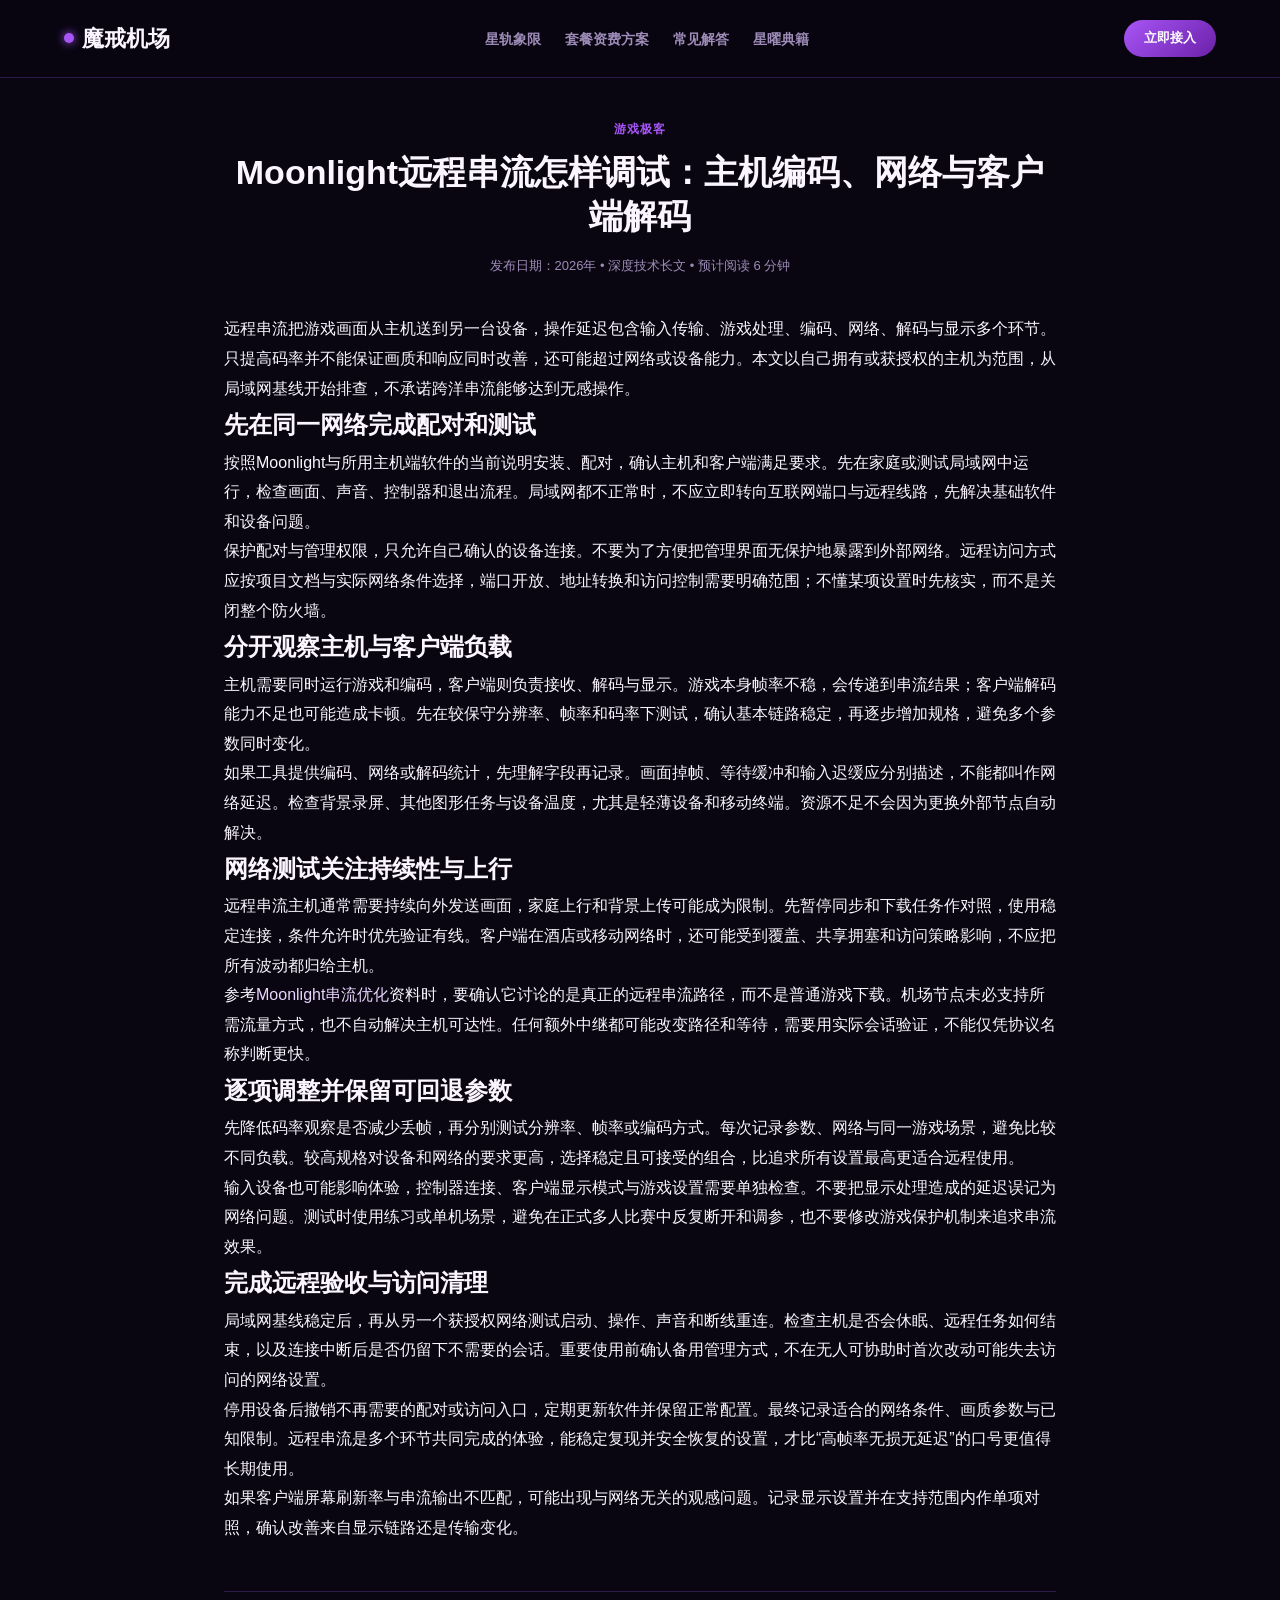
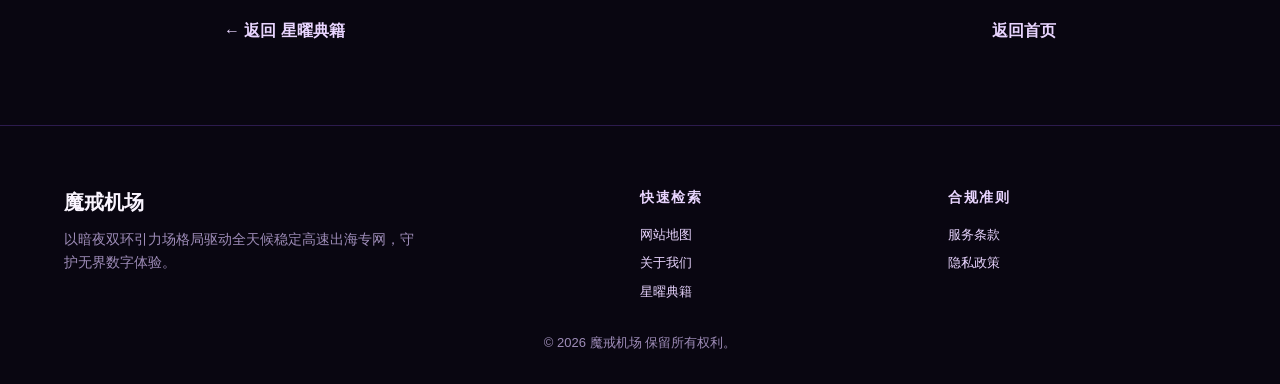
<file: lossless-game-streaming-pipeline.html>
<!DOCTYPE html>
<html lang="zh-CN">
<head>
  <meta charset="UTF-8">
  <meta name="viewport" content="width=device-width, initial-scale=1.0">
  <title>Moonlight远程串流怎样调试：主机编码、网络与客户端解码｜魔戒</title>
  <meta name="description" content="远程串流把游戏画面从主机送到另一台设备，操作延迟包含输入传输、游戏处理、编码、网络、解码与显示多个环节。只提高码率并不能保证画质和响应同时改善，还可能超过网络或设备能力。本文以自己拥有或获授权的主机为范围，从局">
  <link rel="canonical" href="https://mojiecloud.lol/lossless-game-streaming-pipeline.html">
  <link rel="stylesheet" href="style.css">
  <meta property="og:type" content="article">
  <meta property="og:title" content="Moonlight远程串流怎样调试：主机编码、网络与客户端解码｜魔戒">
  <meta property="og:description" content="远程串流把游戏画面从主机送到另一台设备，操作延迟包含输入传输、游戏处理、编码、网络、解码与显示多个环节。只提高码率并不能保证画质和响应同时改善，还可能超过网络或设备能力。本文以自己拥有或获授权的主机为范围，从局">
</head>
<body>
  
        
        <nav class="astral-nav-wrap">
          <div class="astral-container astral-nav-inner">
            <a href="index.html" class="astral-logo">
              <span class="astral-dot"></span>
              <span>魔戒机场</span>
            </a>
            <ul class="astral-menu">
              <li><a href="index.html#quadrant">星轨象限</a></li>
              <li><a href="index.html#plans">套餐资费方案</a></li>
              <li><a href="index.html#faq">常见解答</a></li>
              <li><a href="astral-lore.html">星曜典籍</a></li>
            </ul>
            <a href="https://ww012.twilightaff.com/#/?code=A56DH1Af" class="btn-astral-cta" target="_blank" rel="nofollow">立即接入</a>
          </div>
        </nav>
        
        <article style="max-width:880px; margin:40px auto; padding:0 24px; font-size:16px; line-height:1.85; ">
          
    <header style="text-align:center; margin-bottom:36px;">
      <div style="font-size:12px; font-weight:800; color:var(--primary); text-transform:uppercase; letter-spacing:1px; margin-bottom:10px;">游戏极客</div>
      <h1 style="font-size:34px; font-weight:900; line-height:1.3; margin-bottom:16px;">Moonlight远程串流怎样调试：主机编码、网络与客户端解码</h1>
      <div style="font-size:13px; color:var(--muted);">发布日期：2026年 • 深度技术长文 • 预计阅读 6 分钟</div>
    </header>

    
<p>远程串流把游戏画面从主机送到另一台设备，操作延迟包含输入传输、游戏处理、编码、网络、解码与显示多个环节。只提高码率并不能保证画质和响应同时改善，还可能超过网络或设备能力。本文以自己拥有或获授权的主机为范围，从局域网基线开始排查，不承诺跨洋串流能够达到无感操作。</p>
<h2>先在同一网络完成配对和测试</h2>
<p>按照Moonlight与所用主机端软件的当前说明安装、配对，确认主机和客户端满足要求。先在家庭或测试局域网中运行，检查画面、声音、控制器和退出流程。局域网都不正常时，不应立即转向互联网端口与远程线路，先解决基础软件和设备问题。</p>
<p>保护配对与管理权限，只允许自己确认的设备连接。不要为了方便把管理界面无保护地暴露到外部网络。远程访问方式应按项目文档与实际网络条件选择，端口开放、地址转换和访问控制需要明确范围；不懂某项设置时先核实，而不是关闭整个防火墙。</p>
<h2>分开观察主机与客户端负载</h2>
<p>主机需要同时运行游戏和编码，客户端则负责接收、解码与显示。游戏本身帧率不稳，会传递到串流结果；客户端解码能力不足也可能造成卡顿。先在较保守分辨率、帧率和码率下测试，确认基本链路稳定，再逐步增加规格，避免多个参数同时变化。</p>
<p>如果工具提供编码、网络或解码统计，先理解字段再记录。画面掉帧、等待缓冲和输入迟缓应分别描述，不能都叫作网络延迟。检查背景录屏、其他图形任务与设备温度，尤其是轻薄设备和移动终端。资源不足不会因为更换外部节点自动解决。</p>
<h2>网络测试关注持续性与上行</h2>
<p>远程串流主机通常需要持续向外发送画面，家庭上行和背景上传可能成为限制。先暂停同步和下载任务作对照，使用稳定连接，条件允许时优先验证有线。客户端在酒店或移动网络时，还可能受到覆盖、共享拥塞和访问策略影响，不应把所有波动都归给主机。</p>
<p>参考<a href="https://jichangtuijan.top/">Moonlight串流优化</a>资料时，要确认它讨论的是真正的远程串流路径，而不是普通游戏下载。机场节点未必支持所需流量方式，也不自动解决主机可达性。任何额外中继都可能改变路径和等待，需要用实际会话验证，不能仅凭协议名称判断更快。</p>
<h2>逐项调整并保留可回退参数</h2>
<p>先降低码率观察是否减少丢帧，再分别测试分辨率、帧率或编码方式。每次记录参数、网络与同一游戏场景，避免比较不同负载。较高规格对设备和网络的要求更高，选择稳定且可接受的组合，比追求所有设置最高更适合远程使用。</p>
<p>输入设备也可能影响体验，控制器连接、客户端显示模式与游戏设置需要单独检查。不要把显示处理造成的延迟误记为网络问题。测试时使用练习或单机场景，避免在正式多人比赛中反复断开和调参，也不要修改游戏保护机制来追求串流效果。</p>
<h2>完成远程验收与访问清理</h2>
<p>局域网基线稳定后，再从另一个获授权网络测试启动、操作、声音和断线重连。检查主机是否会休眠、远程任务如何结束，以及连接中断后是否仍留下不需要的会话。重要使用前确认备用管理方式，不在无人可协助时首次改动可能失去访问的网络设置。</p>
<p>停用设备后撤销不再需要的配对或访问入口，定期更新软件并保留正常配置。最终记录适合的网络条件、画质参数与已知限制。远程串流是多个环节共同完成的体验，能稳定复现并安全恢复的设置，才比“高帧率无损无延迟”的口号更值得长期使用。</p><p>如果客户端屏幕刷新率与串流输出不匹配，可能出现与网络无关的观感问题。记录显示设置并在支持范围内作单项对照，确认改善来自显示链路还是传输变化。</p>


    <div style="margin-top:48px; padding-top:24px; border-top:1px solid var(--border); display:flex; justify-content:space-between; align-items:center;">
      <a href="astral-lore.html" style="font-weight:700;">← 返回 星曜典籍</a>
      <a href="index.html" style="font-weight:700;">返回首页</a>
    </div>
    
        </article>
        
        <footer class="astral-footer">
          <div class="astral-container astral-footer-grid">
            <div>
              <h3 style="font-size:20px; margin-bottom:10px;">魔戒机场</h3>
              <p style="font-size:14px; color:var(--muted); max-width:360px;">以暗夜双环引力场格局驱动全天候稳定高速出海专网，守护无界数字体验。</p>
            </div>
            <div class="astral-footer-col">
              <h4>快速检索</h4>
              <ul>
                <li><a href="sitemap.html">网站地图</a></li>
                <li><a href="about.html">关于我们</a></li>
                <li><a href="astral-lore.html">星曜典籍</a></li>
              </ul>
            </div>
            <div class="astral-footer-col">
              <h4>合规准则</h4>
              <ul>
                <li><a href="terms.html">服务条款</a></li>
                <li><a href="privacy.html">隐私政策</a></li>
              </ul>
            </div>
          </div>
          <div style="text-align:center; font-size:13px; color:var(--muted); margin-top:30px;">
            © 2026 魔戒机场 保留所有权利。
          </div>
        </footer>
        
        
</body>
</html>
</file>
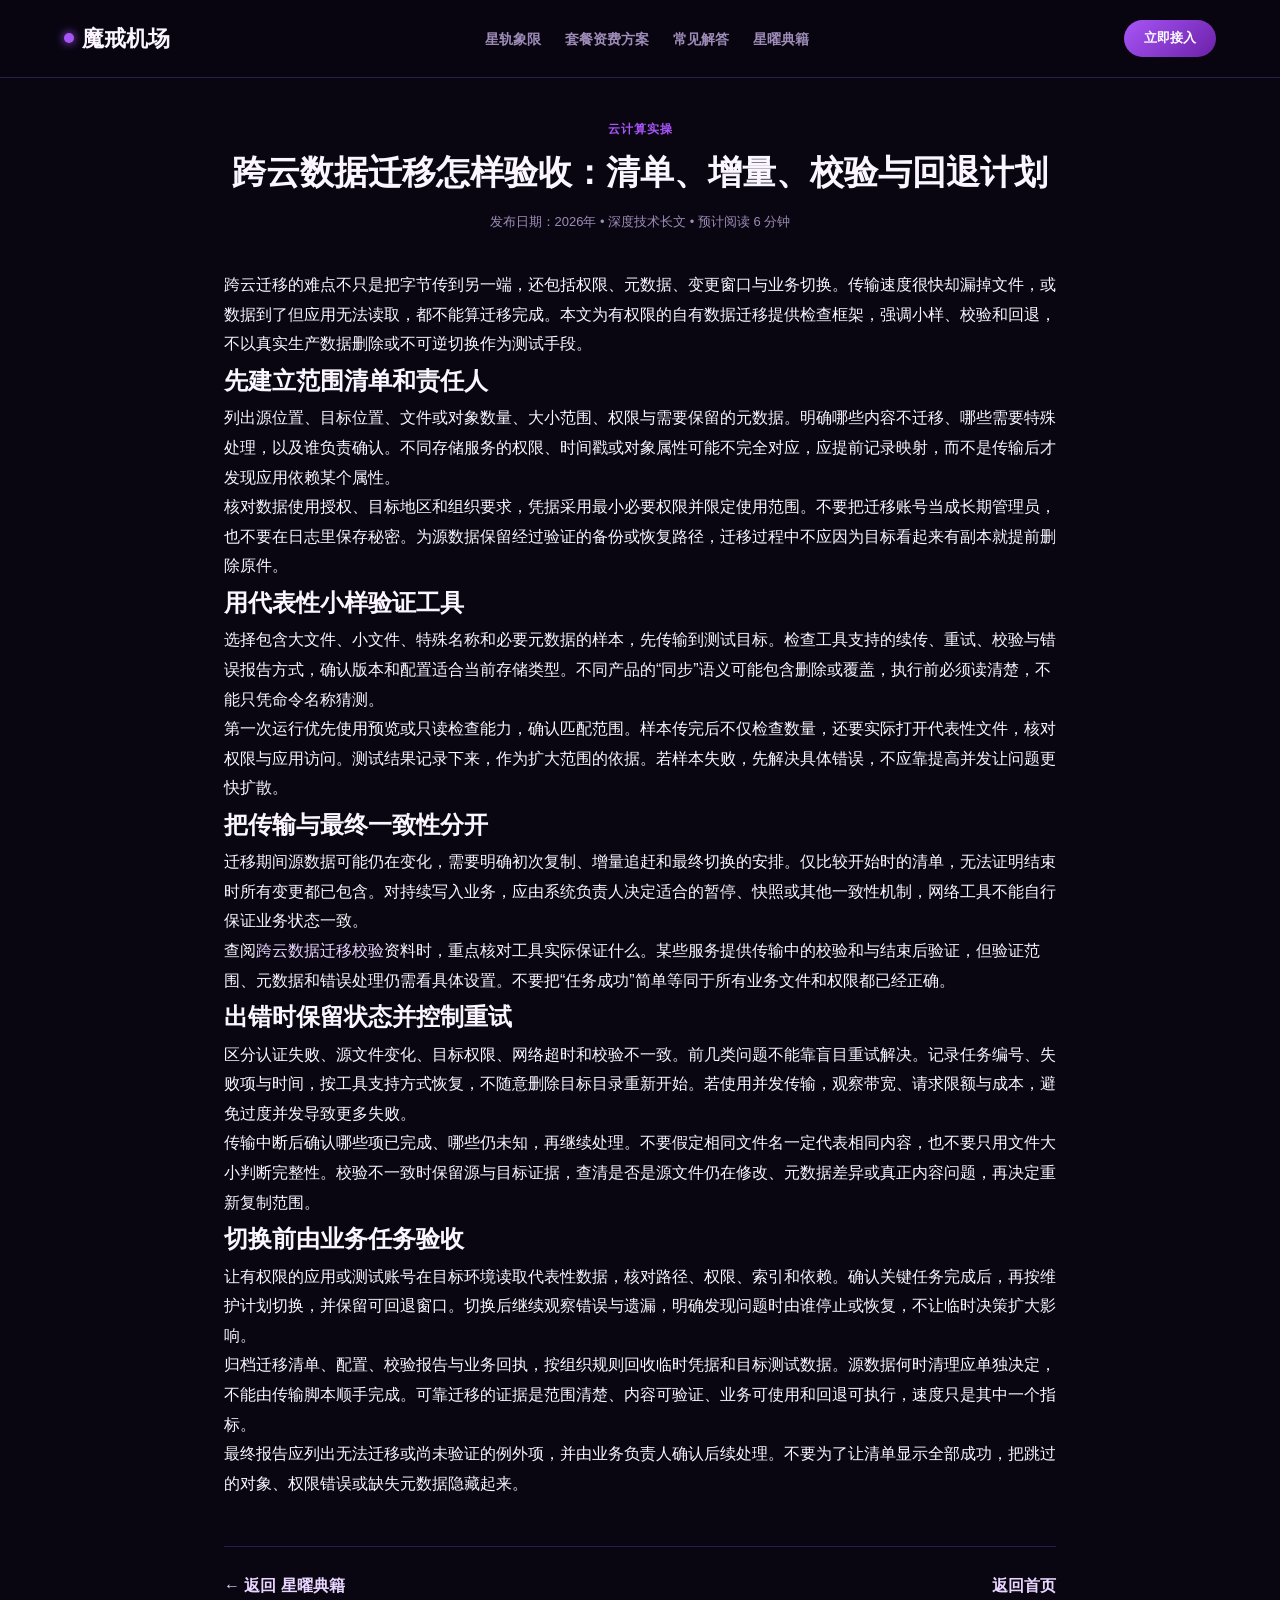
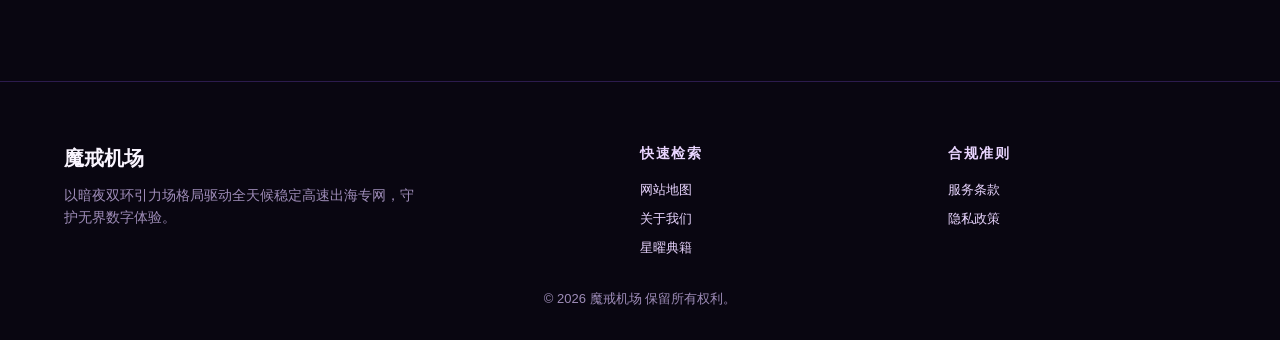
<file: overseas-cloud-migration-packet-loss.html>
<!DOCTYPE html>
<html lang="zh-CN">
<head>
  <meta charset="UTF-8">
  <meta name="viewport" content="width=device-width, initial-scale=1.0">
  <title>跨云数据迁移怎样验收：清单、增量、校验与回退计划｜魔戒</title>
  <meta name="description" content="跨云迁移的难点不只是把字节传到另一端，还包括权限、元数据、变更窗口与业务切换。传输速度很快却漏掉文件，或数据到了但应用无法读取，都不能算迁移完成。本文为有权限的自有数据迁移提供检查框架，强调小样、校验和回退，不">
  <link rel="canonical" href="https://mojiecloud.lol/overseas-cloud-migration-packet-loss.html">
  <link rel="stylesheet" href="style.css">
  <meta property="og:type" content="article">
  <meta property="og:title" content="跨云数据迁移怎样验收：清单、增量、校验与回退计划｜魔戒">
  <meta property="og:description" content="跨云迁移的难点不只是把字节传到另一端，还包括权限、元数据、变更窗口与业务切换。传输速度很快却漏掉文件，或数据到了但应用无法读取，都不能算迁移完成。本文为有权限的自有数据迁移提供检查框架，强调小样、校验和回退，不">
</head>
<body>
  
        
        <nav class="astral-nav-wrap">
          <div class="astral-container astral-nav-inner">
            <a href="index.html" class="astral-logo">
              <span class="astral-dot"></span>
              <span>魔戒机场</span>
            </a>
            <ul class="astral-menu">
              <li><a href="index.html#quadrant">星轨象限</a></li>
              <li><a href="index.html#plans">套餐资费方案</a></li>
              <li><a href="index.html#faq">常见解答</a></li>
              <li><a href="astral-lore.html">星曜典籍</a></li>
            </ul>
            <a href="https://ww012.twilightaff.com/#/?code=A56DH1Af" class="btn-astral-cta" target="_blank" rel="nofollow">立即接入</a>
          </div>
        </nav>
        
        <article style="max-width:880px; margin:40px auto; padding:0 24px; font-size:16px; line-height:1.85; ">
          
    <header style="text-align:center; margin-bottom:36px;">
      <div style="font-size:12px; font-weight:800; color:var(--primary); text-transform:uppercase; letter-spacing:1px; margin-bottom:10px;">云计算实操</div>
      <h1 style="font-size:34px; font-weight:900; line-height:1.3; margin-bottom:16px;">跨云数据迁移怎样验收：清单、增量、校验与回退计划</h1>
      <div style="font-size:13px; color:var(--muted);">发布日期：2026年 • 深度技术长文 • 预计阅读 6 分钟</div>
    </header>

    
<p>跨云迁移的难点不只是把字节传到另一端，还包括权限、元数据、变更窗口与业务切换。传输速度很快却漏掉文件，或数据到了但应用无法读取，都不能算迁移完成。本文为有权限的自有数据迁移提供检查框架，强调小样、校验和回退，不以真实生产数据删除或不可逆切换作为测试手段。</p>
<h2>先建立范围清单和责任人</h2>
<p>列出源位置、目标位置、文件或对象数量、大小范围、权限与需要保留的元数据。明确哪些内容不迁移、哪些需要特殊处理，以及谁负责确认。不同存储服务的权限、时间戳或对象属性可能不完全对应，应提前记录映射，而不是传输后才发现应用依赖某个属性。</p>
<p>核对数据使用授权、目标地区和组织要求，凭据采用最小必要权限并限定使用范围。不要把迁移账号当成长期管理员，也不要在日志里保存秘密。为源数据保留经过验证的备份或恢复路径，迁移过程中不应因为目标看起来有副本就提前删除原件。</p>
<h2>用代表性小样验证工具</h2>
<p>选择包含大文件、小文件、特殊名称和必要元数据的样本，先传输到测试目标。检查工具支持的续传、重试、校验与错误报告方式，确认版本和配置适合当前存储类型。不同产品的“同步”语义可能包含删除或覆盖，执行前必须读清楚，不能只凭命令名称猜测。</p>
<p>第一次运行优先使用预览或只读检查能力，确认匹配范围。样本传完后不仅检查数量，还要实际打开代表性文件，核对权限与应用访问。测试结果记录下来，作为扩大范围的依据。若样本失败，先解决具体错误，不应靠提高并发让问题更快扩散。</p>
<h2>把传输与最终一致性分开</h2>
<p>迁移期间源数据可能仍在变化，需要明确初次复制、增量追赶和最终切换的安排。仅比较开始时的清单，无法证明结束时所有变更都已包含。对持续写入业务，应由系统负责人决定适合的暂停、快照或其他一致性机制，网络工具不能自行保证业务状态一致。</p>
<p>查阅<a href="https://jichangtuijan.top/">跨云数据迁移校验</a>资料时，重点核对工具实际保证什么。某些服务提供传输中的校验和与结束后验证，但验证范围、元数据和错误处理仍需看具体设置。不要把“任务成功”简单等同于所有业务文件和权限都已经正确。</p>
<h2>出错时保留状态并控制重试</h2>
<p>区分认证失败、源文件变化、目标权限、网络超时和校验不一致。前几类问题不能靠盲目重试解决。记录任务编号、失败项与时间，按工具支持方式恢复，不随意删除目标目录重新开始。若使用并发传输，观察带宽、请求限额与成本，避免过度并发导致更多失败。</p>
<p>传输中断后确认哪些项已完成、哪些仍未知，再继续处理。不要假定相同文件名一定代表相同内容，也不要只用文件大小判断完整性。校验不一致时保留源与目标证据，查清是否是源文件仍在修改、元数据差异或真正内容问题，再决定重新复制范围。</p>
<h2>切换前由业务任务验收</h2>
<p>让有权限的应用或测试账号在目标环境读取代表性数据，核对路径、权限、索引和依赖。确认关键任务完成后，再按维护计划切换，并保留可回退窗口。切换后继续观察错误与遗漏，明确发现问题时由谁停止或恢复，不让临时决策扩大影响。</p>
<p>归档迁移清单、配置、校验报告与业务回执，按组织规则回收临时凭据和目标测试数据。源数据何时清理应单独决定，不能由传输脚本顺手完成。可靠迁移的证据是范围清楚、内容可验证、业务可使用和回退可执行，速度只是其中一个指标。</p><p>最终报告应列出无法迁移或尚未验证的例外项，并由业务负责人确认后续处理。不要为了让清单显示全部成功，把跳过的对象、权限错误或缺失元数据隐藏起来。</p>


    <div style="margin-top:48px; padding-top:24px; border-top:1px solid var(--border); display:flex; justify-content:space-between; align-items:center;">
      <a href="astral-lore.html" style="font-weight:700;">← 返回 星曜典籍</a>
      <a href="index.html" style="font-weight:700;">返回首页</a>
    </div>
    
        </article>
        
        <footer class="astral-footer">
          <div class="astral-container astral-footer-grid">
            <div>
              <h3 style="font-size:20px; margin-bottom:10px;">魔戒机场</h3>
              <p style="font-size:14px; color:var(--muted); max-width:360px;">以暗夜双环引力场格局驱动全天候稳定高速出海专网，守护无界数字体验。</p>
            </div>
            <div class="astral-footer-col">
              <h4>快速检索</h4>
              <ul>
                <li><a href="sitemap.html">网站地图</a></li>
                <li><a href="about.html">关于我们</a></li>
                <li><a href="astral-lore.html">星曜典籍</a></li>
              </ul>
            </div>
            <div class="astral-footer-col">
              <h4>合规准则</h4>
              <ul>
                <li><a href="terms.html">服务条款</a></li>
                <li><a href="privacy.html">隐私政策</a></li>
              </ul>
            </div>
          </div>
          <div style="text-align:center; font-size:13px; color:var(--muted); margin-top:30px;">
            © 2026 魔戒机场 保留所有权利。
          </div>
        </footer>
        
        
</body>
</html>
</file>
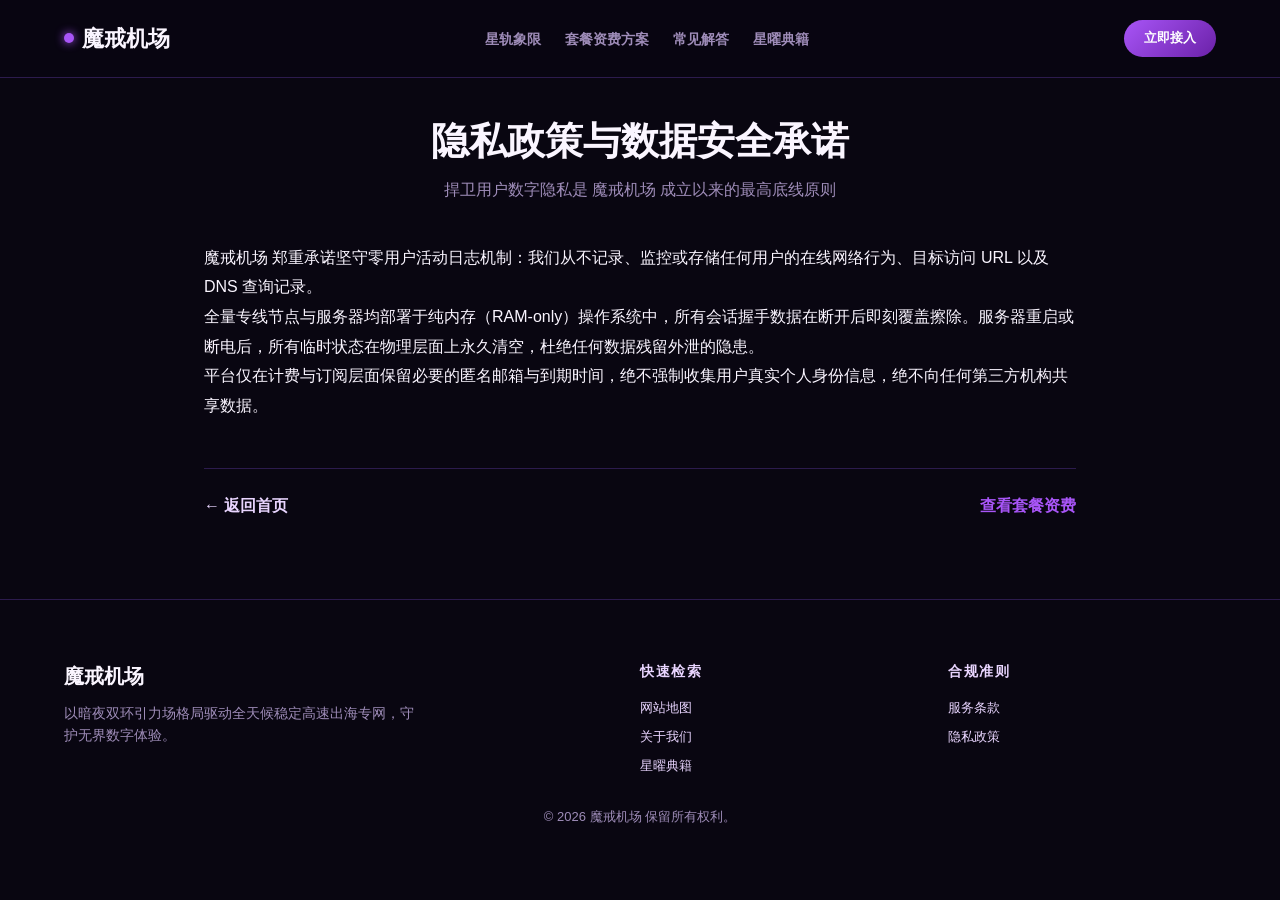
<file: privacy.html>
<!DOCTYPE html>
<html lang="zh-CN">
<head>
  <meta charset="UTF-8">
  <meta name="viewport" content="width=device-width, initial-scale=1.0">
  <title>隐私政策 - 魔戒机场严格零日志安全保护声明</title>
  <link rel="canonical" href="https://mojiecloud.lol/privacy.html">
  <link rel="stylesheet" href="style.css">
</head>
<body>
  
        
        <nav class="astral-nav-wrap">
          <div class="astral-container astral-nav-inner">
            <a href="index.html" class="astral-logo">
              <span class="astral-dot"></span>
              <span>魔戒机场</span>
            </a>
            <ul class="astral-menu">
              <li><a href="index.html#quadrant">星轨象限</a></li>
              <li><a href="index.html#plans">套餐资费方案</a></li>
              <li><a href="index.html#faq">常见解答</a></li>
              <li><a href="astral-lore.html">星曜典籍</a></li>
            </ul>
            <a href="https://ww012.twilightaff.com/#/?code=A56DH1Af" class="btn-astral-cta" target="_blank" rel="nofollow">立即接入</a>
          </div>
        </nav>
        
        <main style="max-width:920px; margin:40px auto; padding:0 24px; ">
          <header style="text-align:center; margin-bottom:40px;">
            <h1 style="font-size:38px; font-weight:900; line-height:1.25; margin-bottom:12px;">隐私政策与数据安全承诺</h1>
            <p style="color:var(--muted); font-size:16px;">捍卫用户数字隐私是 魔戒机场 成立以来的最高底线原则</p>
          </header>
          <div style="font-size:16px; line-height:1.85;">
            
        <p>魔戒机场 郑重承诺坚守零用户活动日志机制：我们从不记录、监控或存储任何用户的在线网络行为、目标访问 URL 以及 DNS 查询记录。</p>
        <p>全量专线节点与服务器均部署于纯内存（RAM-only）操作系统中，所有会话握手数据在断开后即刻覆盖擦除。服务器重启或断电后，所有临时状态在物理层面上永久清空，杜绝任何数据残留外泄的隐患。</p>
        <p>平台仅在计费与订阅层面保留必要的匿名邮箱与到期时间，绝不强制收集用户真实个人身份信息，绝不向任何第三方机构共享数据。</p>
        
          </div>
          <div style="margin-top:48px; padding-top:24px; border-top:1px solid var(--border); display:flex; justify-content:space-between; align-items:center;">
            <a href="index.html" style="font-weight:700;">← 返回首页</a>
            <a href="#plans" style="font-weight:700; color:var(--primary);" target="_blank">查看套餐资费</a>
          </div>
        </main>
        
        <footer class="astral-footer">
          <div class="astral-container astral-footer-grid">
            <div>
              <h3 style="font-size:20px; margin-bottom:10px;">魔戒机场</h3>
              <p style="font-size:14px; color:var(--muted); max-width:360px;">以暗夜双环引力场格局驱动全天候稳定高速出海专网，守护无界数字体验。</p>
            </div>
            <div class="astral-footer-col">
              <h4>快速检索</h4>
              <ul>
                <li><a href="sitemap.html">网站地图</a></li>
                <li><a href="about.html">关于我们</a></li>
                <li><a href="astral-lore.html">星曜典籍</a></li>
              </ul>
            </div>
            <div class="astral-footer-col">
              <h4>合规准则</h4>
              <ul>
                <li><a href="terms.html">服务条款</a></li>
                <li><a href="privacy.html">隐私政策</a></li>
              </ul>
            </div>
          </div>
          <div style="text-align:center; font-size:13px; color:var(--muted); margin-top:30px;">
            © 2026 魔戒机场 保留所有权利。
          </div>
        </footer>
        
        
</body>
</html>
</file>
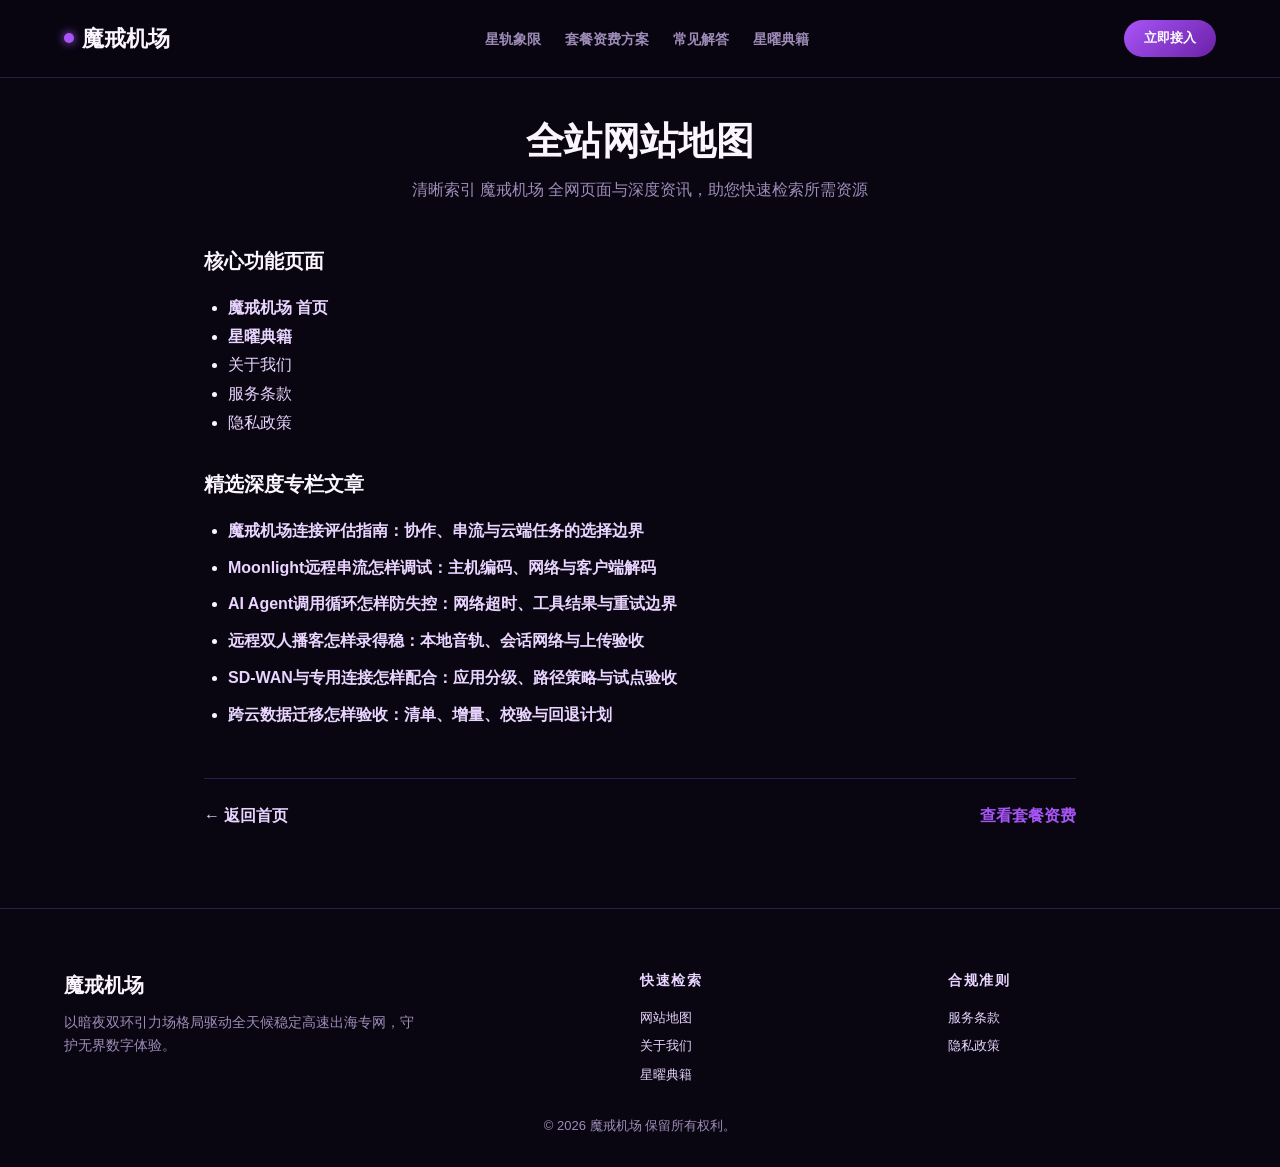
<file: sitemap.html>
<!DOCTYPE html>
<html lang="zh-CN">
<head>
  <meta charset="UTF-8">
  <meta name="viewport" content="width=device-width, initial-scale=1.0">
  <title>网站地图 - 魔戒机场全站索引与导航指引</title>
  <link rel="canonical" href="https://mojiecloud.lol/sitemap.html">
  <link rel="stylesheet" href="style.css">
</head>
<body>
  
        
        <nav class="astral-nav-wrap">
          <div class="astral-container astral-nav-inner">
            <a href="index.html" class="astral-logo">
              <span class="astral-dot"></span>
              <span>魔戒机场</span>
            </a>
            <ul class="astral-menu">
              <li><a href="index.html#quadrant">星轨象限</a></li>
              <li><a href="index.html#plans">套餐资费方案</a></li>
              <li><a href="index.html#faq">常见解答</a></li>
              <li><a href="astral-lore.html">星曜典籍</a></li>
            </ul>
            <a href="https://ww012.twilightaff.com/#/?code=A56DH1Af" class="btn-astral-cta" target="_blank" rel="nofollow">立即接入</a>
          </div>
        </nav>
        
        <main style="max-width:920px; margin:40px auto; padding:0 24px; ">
          <header style="text-align:center; margin-bottom:40px;">
            <h1 style="font-size:38px; font-weight:900; line-height:1.25; margin-bottom:12px;">全站网站地图</h1>
            <p style="color:var(--muted); font-size:16px;">清晰索引 魔戒机场 全网页面与深度资讯，助您快速检索所需资源</p>
          </header>
          <div style="font-size:16px; line-height:1.85;">
            
        <h3 style="margin-top:28px; margin-bottom:14px; font-size:20px;">核心功能页面</h3>
        <ul style="margin-left:24px; margin-bottom:28px; line-height:1.8;">
          <li><a href="index.html" style="color:var(--link-color); font-weight:700;">魔戒机场 首页</a></li>
          <li><a href="astral-lore.html" style="color:var(--link-color); font-weight:700;">星曜典籍</a></li>
          <li><a href="about.html" style="color:var(--link-color);">关于我们</a></li>
          <li><a href="terms.html" style="color:var(--link-color);">服务条款</a></li>
          <li><a href="privacy.html" style="color:var(--link-color);">隐私政策</a></li>
        </ul>
        <h3 style="margin-top:28px; margin-bottom:14px; font-size:20px;">精选深度专栏文章</h3>
        <ul style="margin-left:24px; margin-bottom:28px; line-height:1.8;">
          <li style="margin-bottom:8px;"><a href="astral-twilight-conduit-review.html" style="color:var(--link-color); font-weight:600;">魔戒机场连接评估指南：协作、串流与云端任务的选择边界</a></li><li style="margin-bottom:8px;"><a href="lossless-game-streaming-pipeline.html" style="color:var(--link-color); font-weight:600;">Moonlight远程串流怎样调试：主机编码、网络与客户端解码</a></li><li style="margin-bottom:8px;"><a href="ai-agent-autonomous-loop-connectivity.html" style="color:var(--link-color); font-weight:600;">AI Agent调用循环怎样防失控：网络超时、工具结果与重试边界</a></li><li style="margin-bottom:8px;"><a href="cross-border-podcast-broadcasting.html" style="color:var(--link-color); font-weight:600;">远程双人播客怎样录得稳：本地音轨、会话网络与上传验收</a></li><li style="margin-bottom:8px;"><a href="global-sd-wan-hybrid-interconnect.html" style="color:var(--link-color); font-weight:600;">SD-WAN与专用连接怎样配合：应用分级、路径策略与试点验收</a></li><li style="margin-bottom:8px;"><a href="overseas-cloud-migration-packet-loss.html" style="color:var(--link-color); font-weight:600;">跨云数据迁移怎样验收：清单、增量、校验与回退计划</a></li>
        </ul>
        
          </div>
          <div style="margin-top:48px; padding-top:24px; border-top:1px solid var(--border); display:flex; justify-content:space-between; align-items:center;">
            <a href="index.html" style="font-weight:700;">← 返回首页</a>
            <a href="#plans" style="font-weight:700; color:var(--primary);" target="_blank">查看套餐资费</a>
          </div>
        </main>
        
        <footer class="astral-footer">
          <div class="astral-container astral-footer-grid">
            <div>
              <h3 style="font-size:20px; margin-bottom:10px;">魔戒机场</h3>
              <p style="font-size:14px; color:var(--muted); max-width:360px;">以暗夜双环引力场格局驱动全天候稳定高速出海专网，守护无界数字体验。</p>
            </div>
            <div class="astral-footer-col">
              <h4>快速检索</h4>
              <ul>
                <li><a href="sitemap.html">网站地图</a></li>
                <li><a href="about.html">关于我们</a></li>
                <li><a href="astral-lore.html">星曜典籍</a></li>
              </ul>
            </div>
            <div class="astral-footer-col">
              <h4>合规准则</h4>
              <ul>
                <li><a href="terms.html">服务条款</a></li>
                <li><a href="privacy.html">隐私政策</a></li>
              </ul>
            </div>
          </div>
          <div style="text-align:center; font-size:13px; color:var(--muted); margin-top:30px;">
            © 2026 魔戒机场 保留所有权利。
          </div>
        </footer>
        
        
</body>
</html>
</file>
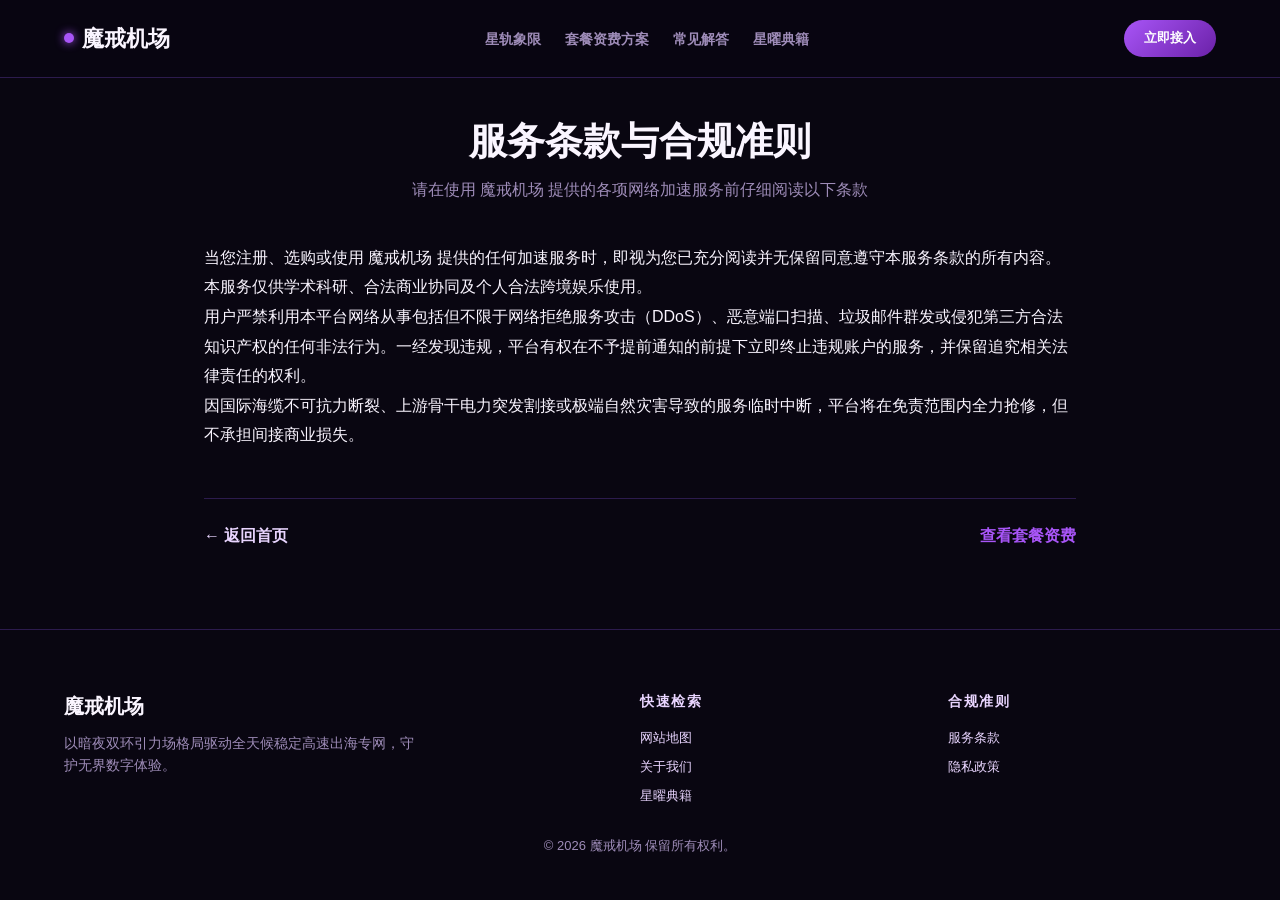
<file: terms.html>
<!DOCTYPE html>
<html lang="zh-CN">
<head>
  <meta charset="UTF-8">
  <meta name="viewport" content="width=device-width, initial-scale=1.0">
  <title>服务条款 - 魔戒机场合规使用准则与免责声明</title>
  <link rel="canonical" href="https://mojiecloud.lol/terms.html">
  <link rel="stylesheet" href="style.css">
</head>
<body>
  
        
        <nav class="astral-nav-wrap">
          <div class="astral-container astral-nav-inner">
            <a href="index.html" class="astral-logo">
              <span class="astral-dot"></span>
              <span>魔戒机场</span>
            </a>
            <ul class="astral-menu">
              <li><a href="index.html#quadrant">星轨象限</a></li>
              <li><a href="index.html#plans">套餐资费方案</a></li>
              <li><a href="index.html#faq">常见解答</a></li>
              <li><a href="astral-lore.html">星曜典籍</a></li>
            </ul>
            <a href="https://ww012.twilightaff.com/#/?code=A56DH1Af" class="btn-astral-cta" target="_blank" rel="nofollow">立即接入</a>
          </div>
        </nav>
        
        <main style="max-width:920px; margin:40px auto; padding:0 24px; ">
          <header style="text-align:center; margin-bottom:40px;">
            <h1 style="font-size:38px; font-weight:900; line-height:1.25; margin-bottom:12px;">服务条款与合规准则</h1>
            <p style="color:var(--muted); font-size:16px;">请在使用 魔戒机场 提供的各项网络加速服务前仔细阅读以下条款</p>
          </header>
          <div style="font-size:16px; line-height:1.85;">
            
        <p>当您注册、选购或使用 魔戒机场 提供的任何加速服务时，即视为您已充分阅读并无保留同意遵守本服务条款的所有内容。本服务仅供学术科研、合法商业协同及个人合法跨境娱乐使用。</p>
        <p>用户严禁利用本平台网络从事包括但不限于网络拒绝服务攻击（DDoS）、恶意端口扫描、垃圾邮件群发或侵犯第三方合法知识产权的任何非法行为。一经发现违规，平台有权在不予提前通知的前提下立即终止违规账户的服务，并保留追究相关法律责任的权利。</p>
        <p>因国际海缆不可抗力断裂、上游骨干电力突发割接或极端自然灾害导致的服务临时中断，平台将在免责范围内全力抢修，但不承担间接商业损失。</p>
        
          </div>
          <div style="margin-top:48px; padding-top:24px; border-top:1px solid var(--border); display:flex; justify-content:space-between; align-items:center;">
            <a href="index.html" style="font-weight:700;">← 返回首页</a>
            <a href="#plans" style="font-weight:700; color:var(--primary);" target="_blank">查看套餐资费</a>
          </div>
        </main>
        
        <footer class="astral-footer">
          <div class="astral-container astral-footer-grid">
            <div>
              <h3 style="font-size:20px; margin-bottom:10px;">魔戒机场</h3>
              <p style="font-size:14px; color:var(--muted); max-width:360px;">以暗夜双环引力场格局驱动全天候稳定高速出海专网，守护无界数字体验。</p>
            </div>
            <div class="astral-footer-col">
              <h4>快速检索</h4>
              <ul>
                <li><a href="sitemap.html">网站地图</a></li>
                <li><a href="about.html">关于我们</a></li>
                <li><a href="astral-lore.html">星曜典籍</a></li>
              </ul>
            </div>
            <div class="astral-footer-col">
              <h4>合规准则</h4>
              <ul>
                <li><a href="terms.html">服务条款</a></li>
                <li><a href="privacy.html">隐私政策</a></li>
              </ul>
            </div>
          </div>
          <div style="text-align:center; font-size:13px; color:var(--muted); margin-top:30px;">
            © 2026 魔戒机场 保留所有权利。
          </div>
        </footer>
        
        
</body>
</html>
</file>
<file: style.css>
/* Archetype 8: Celestial Dual-Orbit Enclosure (mojiecloud.lol) */
:root {
  --primary: #a855f7;
  --secondary: #c084fc;
  --accent: #e9d5ff;
  --bg: #090611;
  --panel: #130d22;
  --border: #2c1b4d;
  --text: #faf5ff;
  --muted: #9e8cb8;
  --link-color: #e9d5ff;
}
* { box-sizing: border-box; margin: 0; padding: 0; }
body { background: var(--bg); color: var(--text); font-family: -apple-system, BlinkMacSystemFont, "Segoe UI", Roboto, sans-serif; line-height: 1.6; }
a { color: var(--link-color); text-decoration: none; }
a:visited { color: var(--link-color); }
a:hover { color: var(--primary); text-decoration: underline; }

/* Floating Astral Dock Nav */
.astral-nav-wrap { padding: 20px 0; border-bottom: 1px solid var(--border); background: rgba(9, 6, 17, 0.95); position: sticky; top: 0; z-index: 99; }
.astral-container { max-width: 1200px; margin: 0 auto; padding: 0 24px; }
.astral-nav-inner { display: flex; justify-content: space-between; align-items: center; }
.astral-logo { font-size: 22px; font-weight: 900; color: var(--text); display: flex; align-items: center; gap: 8px; }
.astral-dot { width: 10px; height: 10px; border-radius: 50%; background: var(--primary); box-shadow: 0 0 10px var(--primary); }
.astral-menu { list-style: none; display: flex; gap: 24px; }
.astral-menu a { font-size: 14px; font-weight: 600; color: var(--muted); }
.astral-menu a:hover { color: var(--accent); }
.btn-astral-cta { background: linear-gradient(135deg, var(--primary), #6b21a8); color: #fff !important; padding: 8px 20px; border-radius: 20px; font-weight: 700; font-size: 13px; text-decoration: none !important; }

/* Orbital Enclosure Hero */
.orbit-hero { padding: 80px 0 60px; display: grid; grid-template-columns: 1.1fr 0.9fr; gap: 48px; align-items: center; }
.orbit-hero-h1 { font-size: 48px; font-weight: 900; line-height: 1.2; margin-bottom: 20px; }
.orbit-hero-h1 span { color: var(--secondary); }
.orbit-hero-desc { font-size: 18px; color: var(--muted); margin-bottom: 32px; }

/* Quadrant Matrix 2x2 */
.quadrant-section { padding: 60px 0; border-top: 1px solid var(--border); border-bottom: 1px solid var(--border); }
.quadrant-grid { display: grid; grid-template-columns: 1fr 1fr; gap: 24px; max-width: 1000px; margin: 0 auto; }
.quadrant-card { background: var(--panel); border: 1px solid var(--border); border-radius: 16px; padding: 32px; }
.quadrant-card h3 { font-size: 20px; margin-bottom: 10px; color: var(--accent); }
.quadrant-card p { font-size: 14px; color: var(--muted); line-height: 1.6; }

/* Badge Circles Pricing */
.badge-pricing { display: grid; grid-template-columns: repeat(3, 1fr); gap: 24px; margin: 60px 0; }
.badge-price-card { background: var(--panel); border: 1px solid var(--border); border-radius: 24px; padding: 36px 28px; text-align: center; }
.badge-price-card.featured { border-color: var(--primary); background: linear-gradient(180deg, var(--panel), rgba(168, 85, 247, 0.1)); }
.badge-num { font-size: 38px; font-weight: 900; margin: 16px 0; }

/* Curved Cosmic Footer */
.astral-footer { padding: 60px 0 30px; border-top: 1px solid var(--border); margin-top: 80px; }
.astral-footer-grid { display: grid; grid-template-columns: 2fr 1fr 1fr; gap: 40px; }
.astral-footer-col h4 { font-size: 14px; text-transform: uppercase; letter-spacing: 1.5px; color: var(--accent); margin-bottom: 16px; }
.astral-footer-col ul { list-style: none; display: flex; flex-direction: column; gap: 8px; font-size: 13px; }

@media (max-width: 900px) {
  .orbit-hero { grid-template-columns: 1fr; text-align: center; }
  .quadrant-grid { grid-template-columns: 1fr; }
  .badge-pricing { grid-template-columns: 1fr; }
  .astral-footer-grid { grid-template-columns: 1fr; }
  .astral-menu { display: none; }
}


/* ==========================================================================
   Hero SVG Motion Core & Animation Keyframes (Guaranteed Visibility)
   ========================================================================== */
.motion-art-frame {
  width: 100% !important;
  max-width: 480px !important;
  min-height: 280px !important;
  margin: 0 auto !important;
  display: flex !important;
  justify-content: center !important;
  align-items: center !important;
  position: relative !important;
  flex-shrink: 0 !important;
}

.motion-svg {
  width: 100% !important;
  max-width: 480px !important;
  height: auto !important;
  min-height: 260px !important;
  display: block !important;
  overflow: visible !important;
  filter: drop-shadow(0 15px 35px rgba(0, 0, 0, 0.65)) !important;
}

@keyframes glowPulse {
  0%, 100% { transform: scale(1); opacity: 0.8; }
  50% { transform: scale(1.08); opacity: 1; }
}

@keyframes creamBounce {
  0%, 100% { transform: translateY(0); }
  50% { transform: translateY(-5px); }
}

@keyframes berryFloat {
  0%, 100% { transform: translateY(0) rotate(0deg); }
  50% { transform: translateY(-6px) rotate(4deg); }
}

@keyframes strawShake {
  0%, 100% { transform: rotate(0deg); }
  50% { transform: rotate(-2.5deg); }
}

@keyframes bubbleFloat {
  0% { transform: translateY(0); opacity: 0.25; }
  50% { opacity: 0.9; }
  100% { transform: translateY(-24px); opacity: 0; }
}

@keyframes ringFloat {
  0%, 100% { transform: translateY(0) rotate(-12deg); }
  50% { transform: translateY(-10px) rotate(-8deg); }
}

@keyframes runeShimmer {
  0%, 100% { opacity: 0.35; stroke-dashoffset: 0; }
  50% { opacity: 1; stroke-dashoffset: 24; }
}

@keyframes spinCW {
  from { transform: rotate(0deg); }
  to { transform: rotate(360deg); }
}

@keyframes spinCCW {
  from { transform: rotate(0deg); }
  to { transform: rotate(-360deg); }
}

@keyframes stepPulse {
  0%, 100% { opacity: 0.7; transform: translateY(0); }
  50% { opacity: 1; transform: translateY(-4px); }
}

@keyframes cloudDrift {
  0%, 100% { transform: translateX(0); }
  50% { transform: translateX(16px); }
}

@keyframes rayAscend {
  0% { stroke-dashoffset: 20; opacity: 0.2; }
  50% { opacity: 0.95; }
  100% { stroke-dashoffset: 0; opacity: 0.2; }
}

.glow-pulse { animation: glowPulse 4s ease-in-out infinite; transform-origin: center; }
.cream-bounce { animation: creamBounce 3.5s ease-in-out infinite; }
.berry-float { animation: berryFloat 3s ease-in-out infinite; transform-origin: 230px 85px; }
.straw-shake { animation: strawShake 4s ease-in-out infinite; transform-origin: 210px 250px; }
.bubble-float-1 { animation: bubbleFloat 3s ease-in-out infinite; }
.bubble-float-2 { animation: bubbleFloat 4.2s ease-in-out infinite 0.8s; }
.bubble-float-3 { animation: bubbleFloat 3.6s ease-in-out infinite 1.5s; }

.ring-float { animation: ringFloat 5s ease-in-out infinite; }
.rune-shimmer { animation: runeShimmer 3s ease-in-out infinite; }
.orbital-spin { animation: spinCW 25s linear infinite; transform-origin: 230px 180px; }
.ring-spin-cw { animation: spinCW 18s linear infinite; transform-origin: 230px 180px; }
.ring-spin-ccw { animation: spinCCW 24s linear infinite; transform-origin: 230px 180px; }

.step-pulse-1 { animation: stepPulse 3s ease-in-out infinite 0s; }
.step-pulse-2 { animation: stepPulse 3s ease-in-out infinite 0.7s; }
.step-pulse-3 { animation: stepPulse 3s ease-in-out infinite 1.4s; }
.step-pulse-4 { animation: stepPulse 3s ease-in-out infinite 2.1s; }
.cloud-drift-1 { animation: cloudDrift 6s ease-in-out infinite; }
.cloud-drift-2 { animation: cloudDrift 7s ease-in-out infinite 1s; }
.ray-ascend { animation: rayAscend 2.5s linear infinite; }
.crystal-spin { animation: spinCW 12s linear infinite; transform-origin: center; }
.mint-leaf-float { animation: berryFloat 4s ease-in-out infinite; transform-origin: 230px 95px; }

@media (prefers-reduced-motion: reduce) {
  * {
    animation-duration: 0.01ms !important;
    animation-iteration-count: 1 !important;
    transition-duration: 0.01ms !important;
  }
}
</file>
